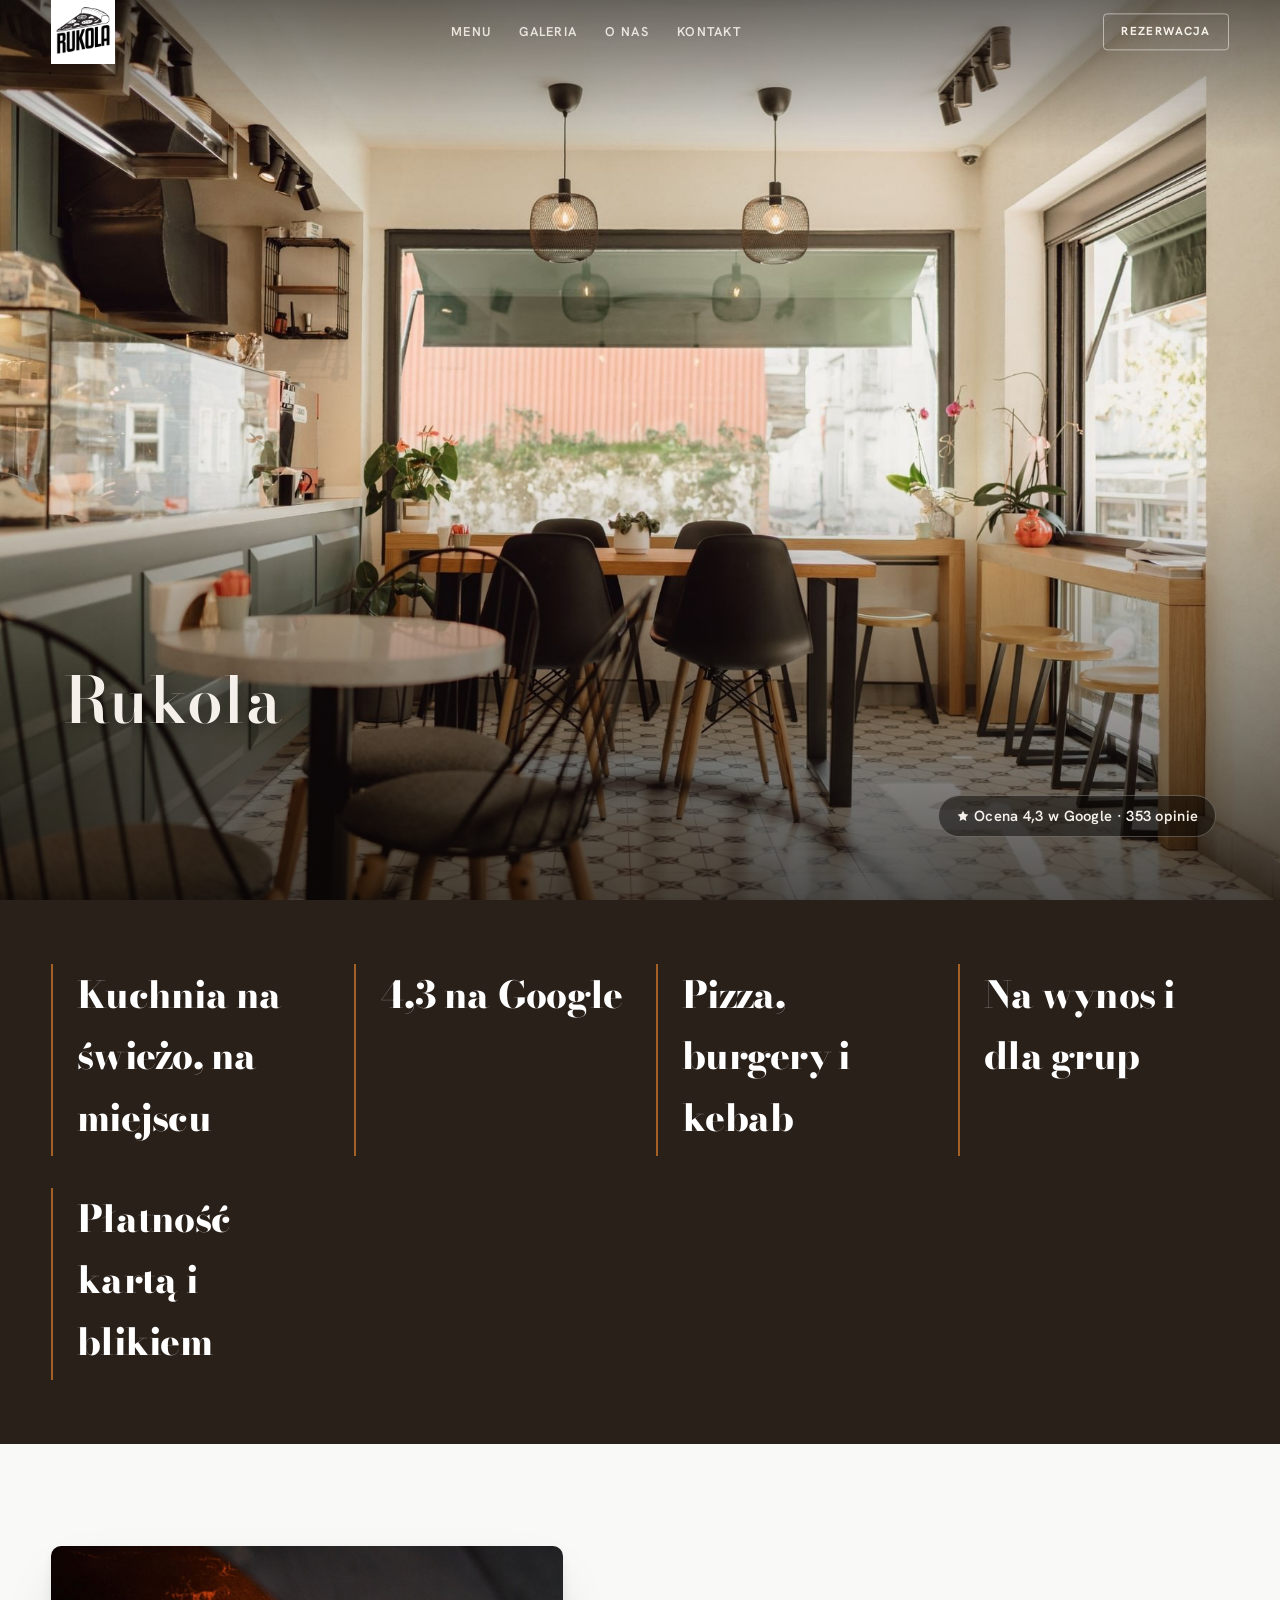
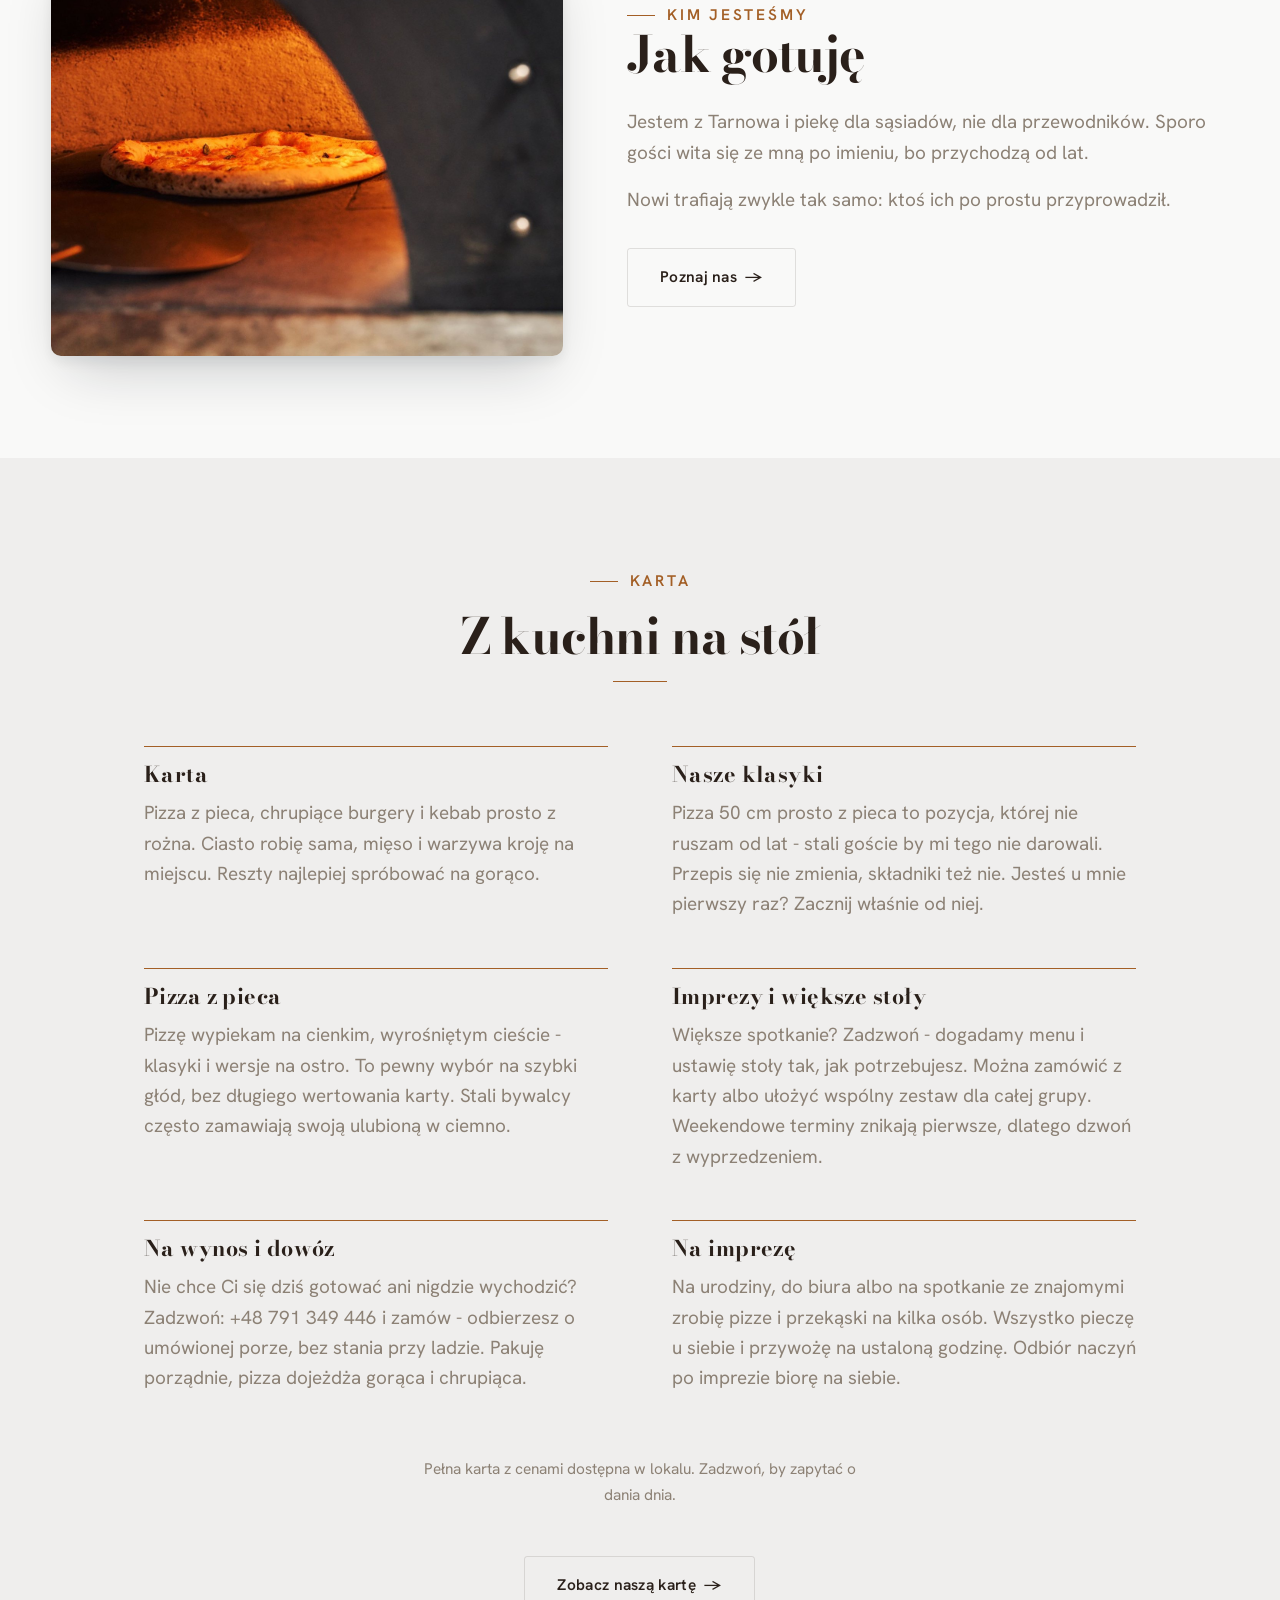
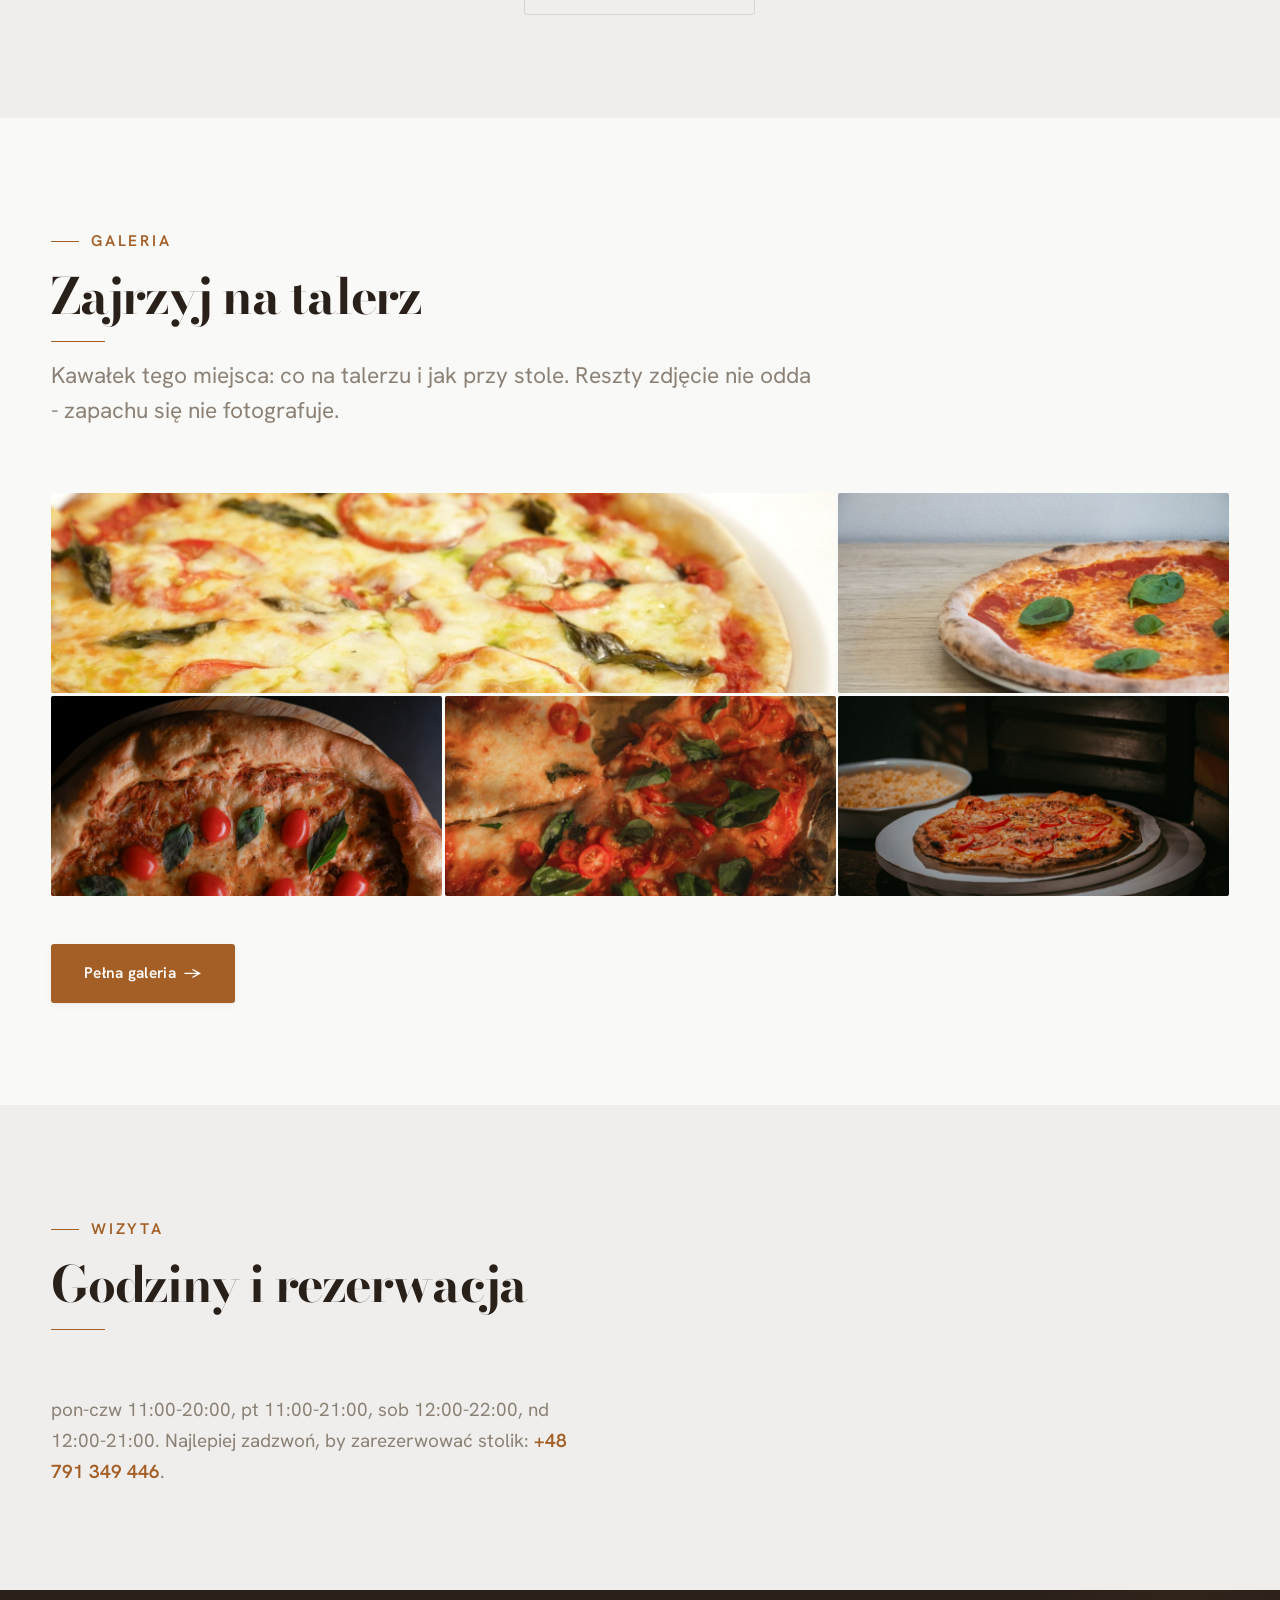
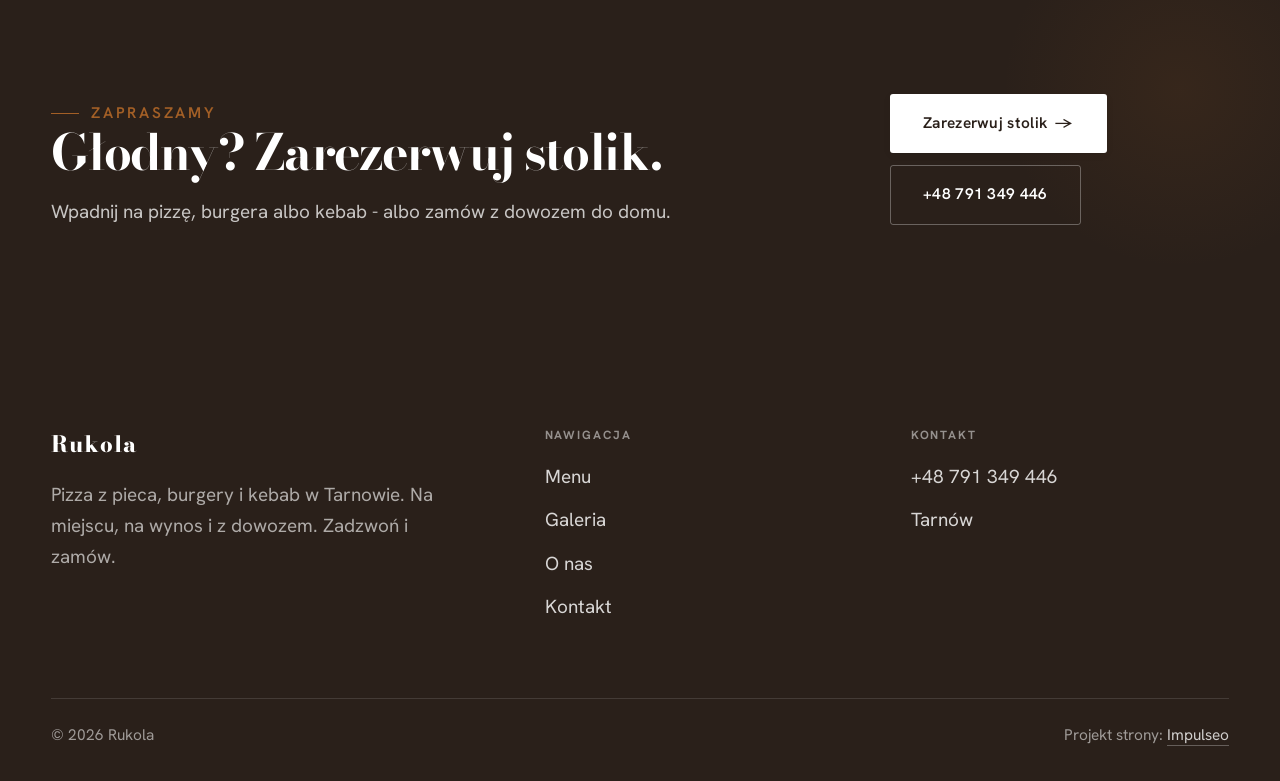
<file: index.html>
<!DOCTYPE html>
<html lang="pl">
<head>
<meta name="robots" content="noindex, nofollow">
<meta charset="UTF-8">
<meta name="viewport" content="width=device-width, initial-scale=1.0">
<title>Rukola - pizzeria w Tarnowie. Pizza, burgery i kebab</title>
<meta name="description" content="Pizzeria Rukola w Tarnowie: pizza z pieca, burgery i kebab. Na miejscu, na wynos i z dowozem. Zamów: +48 791 349 446.">
<link rel="preconnect" href="https://fonts.googleapis.com">
<link rel="preconnect" href="https://fonts.gstatic.com" crossorigin>
<link href="https://fonts.googleapis.com/css2?family=Bodoni+Moda:wght@500;600;700&family=Hanken+Grotesk:wght@400;500;600&display=swap" rel="stylesheet">
<link rel="stylesheet" href="assets/styles.css">
</head>
<body>

<header class="nav">
  <div class="wrap nav-inner">
    <a class="brand brand-has-logo" href="index.html"><img class="brand-logo" src="img/logo.jpg" alt="Rukola"></a>
    <nav class="nav-links">
      <a href="oferta.html">Menu</a>
      <a href="realizacje.html">Galeria</a>
      <a href="o-nas.html">O nas</a>
      <a href="kontakt.html">Kontakt</a>
      <a href="kontakt.html" class="btn btn-accent">Rezerwacja</a>
    </nav>
    <button class="nav-toggle" aria-label="Menu"><span></span><span></span><span></span></button>
  </div>
</header>

<section class="hero-gastro">
  <img class="hg-bg" src="img/hero.jpg" alt="Rukola">
  <div class="hg-veil"></div>
  <p class="hg-tagline">Rukola</p>
  <p class="hg-rate"><svg class="ico-star" width="14" height="14" viewBox="0 0 24 24" style="vertical-align:-2px" aria-hidden="true"><path d="M12 2.8l2.85 5.8 6.4.93-4.63 4.5 1.1 6.37L12 17.4l-5.72 3 1.1-6.37-4.63-4.5 6.4-.93L12 2.8Z" fill="currentColor"/></svg> Ocena 4,3 w Google · 353 opinie</p>
</section>
<section class="strip" style="padding-block:0">
  <div class="wrap">
    <div class="item reveal"><div class="k">Kuchnia na świeżo, na miejscu</div><div class="v"></div></div>
    <div class="item reveal"><div class="k">4,3 na Google</div><div class="v"></div></div>
    <div class="item reveal"><div class="k">Pizza, burgery i kebab</div><div class="v"></div></div>
    <div class="item reveal"><div class="k">Na wynos i dla grup</div><div class="v"></div></div>
    <div class="item reveal"><div class="k">Płatność kartą i blikiem</div><div class="v"></div></div>
  </div>
</section>
<section>
  <div class="wrap split">
    <div class="split-art reveal"><img src="img/g1.jpg" alt="Rukola - nasz lokal" loading="lazy"></div>
    <div class="split-copy reveal">
      <span class="eyebrow">Kim jesteśmy</span>
      <h2>Jak gotuję</h2>
      <p class="muted">Jestem z Tarnowa i piekę dla sąsiadów, nie dla przewodników. Sporo gości wita się ze mną po imieniu, bo przychodzą od lat.</p>
      <p class="muted">Nowi trafiają zwykle tak samo: ktoś ich po prostu przyprowadził.</p>
      <a href="o-nas.html" class="btn btn-ghost">Poznaj nas <span class="arr">→</span></a>
    </div>
  </div>
</section>
<section id="menu" class="menu-sec">
  <div class="wrap">
    <div class="head center reveal">
      <span class="eyebrow">Karta</span>
      <h2>Z kuchni na stół</h2>
    </div>
    <div class="menu-cats">
      <div class="menu-cat reveal"><h3>Karta</h3><p>Pizza z pieca, chrupiące burgery i kebab prosto z rożna. Ciasto robię sama, mięso i warzywa kroję na miejscu. Reszty najlepiej spróbować na gorąco.</p></div>
      <div class="menu-cat reveal"><h3>Nasze klasyki</h3><p>Pizza 50 cm prosto z pieca to pozycja, której nie ruszam od lat - stali goście by mi tego nie darowali. Przepis się nie zmienia, składniki też nie. Jesteś u mnie pierwszy raz? Zacznij właśnie od niej.</p></div>
      <div class="menu-cat reveal"><h3>Pizza z pieca</h3><p>Pizzę wypiekam na cienkim, wyrośniętym cieście - klasyki i wersje na ostro. To pewny wybór na szybki głód, bez długiego wertowania karty. Stali bywalcy często zamawiają swoją ulubioną w ciemno.</p></div>
      <div class="menu-cat reveal"><h3>Imprezy i większe stoły</h3><p>Większe spotkanie? Zadzwoń - dogadamy menu i ustawię stoły tak, jak potrzebujesz. Można zamówić z karty albo ułożyć wspólny zestaw dla całej grupy. Weekendowe terminy znikają pierwsze, dlatego dzwoń z wyprzedzeniem.</p></div>
      <div class="menu-cat reveal"><h3>Na wynos i dowóz</h3><p>Nie chce Ci się dziś gotować ani nigdzie wychodzić? Zadzwoń: +48 791 349 446 i zamów - odbierzesz o umówionej porze, bez stania przy ladzie. Pakuję porządnie, pizza dojeżdża gorąca i chrupiąca.</p></div>
      <div class="menu-cat reveal"><h3>Na imprezę</h3><p>Na urodziny, do biura albo na spotkanie ze znajomymi zrobię pizze i przekąski na kilka osób. Wszystko pieczę u siebie i przywożę na ustaloną godzinę. Odbiór naczyń po imprezie biorę na siebie.</p></div>
    </div>
    <p class="menu-note">Pełna karta z cenami dostępna w lokalu. Zadzwoń, by zapytać o dania dnia.</p>
    <div style="text-align:center;margin-top:var(--space-7)" class="reveal"><a href="oferta.html" class="btn btn-ghost">Zobacz naszą kartę <span class="arr">→</span></a></div>
  </div>
</section>
<section>
  <div class="wrap">
    <div class="head reveal">
      <span class="eyebrow">Galeria</span>
      <h2>Zajrzyj na talerz</h2>
      <p>Kawałek tego miejsca: co na talerzu i jak przy stole. Reszty zdjęcie nie odda - zapachu się nie fotografuje.</p>
    </div>
    <div class="gallery">
      <div class="tile t-two3 reveal"><img src="img/g2.jpg" alt="Danie z karty" loading="lazy"><div class="cap">Danie z karty</div></div>
      <div class="tile t-third reveal"><img src="img/g3.jpg" alt="Nasza sala" loading="lazy"><div class="cap">Nasza sala</div></div>
      <div class="tile t-third reveal"><img src="img/g4.jpg" alt="Przy stole" loading="lazy"><div class="cap">Przy stole</div></div>
      <div class="tile t-third reveal"><img src="img/g5.jpg" alt="Coś na słodko" loading="lazy"><div class="cap">Coś na słodko</div></div>
      <div class="tile t-third reveal"><img src="img/g6.jpg" alt="Wieczorem u nas" loading="lazy"><div class="cap">Wieczorem u nas</div></div>
    </div>
    <div style="margin-top:var(--space-7)" class="reveal"><a href="realizacje.html" class="btn btn-accent">Pełna galeria <span class="arr">→</span></a></div>
  </div>
</section>
<section class="trust">
  <div class="wrap">
    <div class="head reveal">
      <span class="eyebrow">Wizyta</span>
      <h2>Godziny i rezerwacja</h2>
    </div>
    <p class="reveal" style="color:var(--muted);max-width:48ch">pon-czw 11:00-20:00, pt 11:00-21:00, sob 12:00-22:00, nd 12:00-21:00. Najlepiej zadzwoń, by zarezerwować stolik: <a href="tel:+48791349446" style="color:var(--accent);font-weight:600">+48 791 349 446</a>.</p>
  </div>
</section>
<section class="cta">
  <div class="wrap">
    <div class="reveal">
      <span class="eyebrow">Zapraszamy</span>
      <h2>Głodny? Zarezerwuj stolik.</h2>
      <p>Wpadnij na pizzę, burgera albo kebab - albo zamów z dowozem do domu.</p>
    </div>
    <div class="cta-actions reveal">
      <a href="kontakt.html" class="btn btn-light">Zarezerwuj stolik <span class="arr">→</span></a>
      <a href="tel:+48791349446" class="btn btn-ghost" style="color:#fff;border-color:rgba(255,255,255,.3)">+48 791 349 446</a>
    </div>
  </div>
</section>

<footer>
  <div class="wrap">
    <div class="foot-grid">
      <div class="foot-brand">
        <div class="name">Rukola</div>
        <p>Pizza z pieca, burgery i kebab w Tarnowie. Na miejscu, na wynos i z dowozem. Zadzwoń i zamów.</p>
      </div>
      <div class="foot-col">
        <h4>Nawigacja</h4>
        <a href="oferta.html">Menu</a>
        <a href="realizacje.html">Galeria</a>
        <a href="o-nas.html">O nas</a>
        <a href="kontakt.html">Kontakt</a>
      </div>
      <div class="foot-col">
        <h4>Kontakt</h4>
        <a href="tel:+48791349446">+48 791 349 446</a>
        <p>Tarnów</p>
      </div>
    </div>
    <div class="foot-bot">
      <span>© 2026 Rukola</span>
      <span>Projekt strony: <a class="foot-credit" href="https://impulseo.pl" target="_blank" rel="noopener">Impulseo</a></span>
    </div>
  </div>
</footer>
<div class="sticky-reserve"><a class="sr-book" href="kontakt.html">Zarezerwuj stolik</a><a class="sr-call" href="tel:+48791349446" aria-label="Zadzwoń"><svg class="ico-tel" width="16" height="16" viewBox="0 0 24 24" fill="none" aria-hidden="true"><path d="M6.6 10.8a15.5 15.5 0 0 0 6.6 6.6l2.2-2.2a1 1 0 0 1 1-.24 11.4 11.4 0 0 0 3.6.58 1 1 0 0 1 1 1V20a1 1 0 0 1-1 1A17 17 0 0 1 3 4a1 1 0 0 1 1-1h3.5a1 1 0 0 1 1 1c0 1.25.2 2.46.58 3.6a1 1 0 0 1-.25 1l-2.23 2.2Z" fill="currentColor"/></svg></a></div>

<script src="assets/main.js"></script>
</body>
</html>
</file>
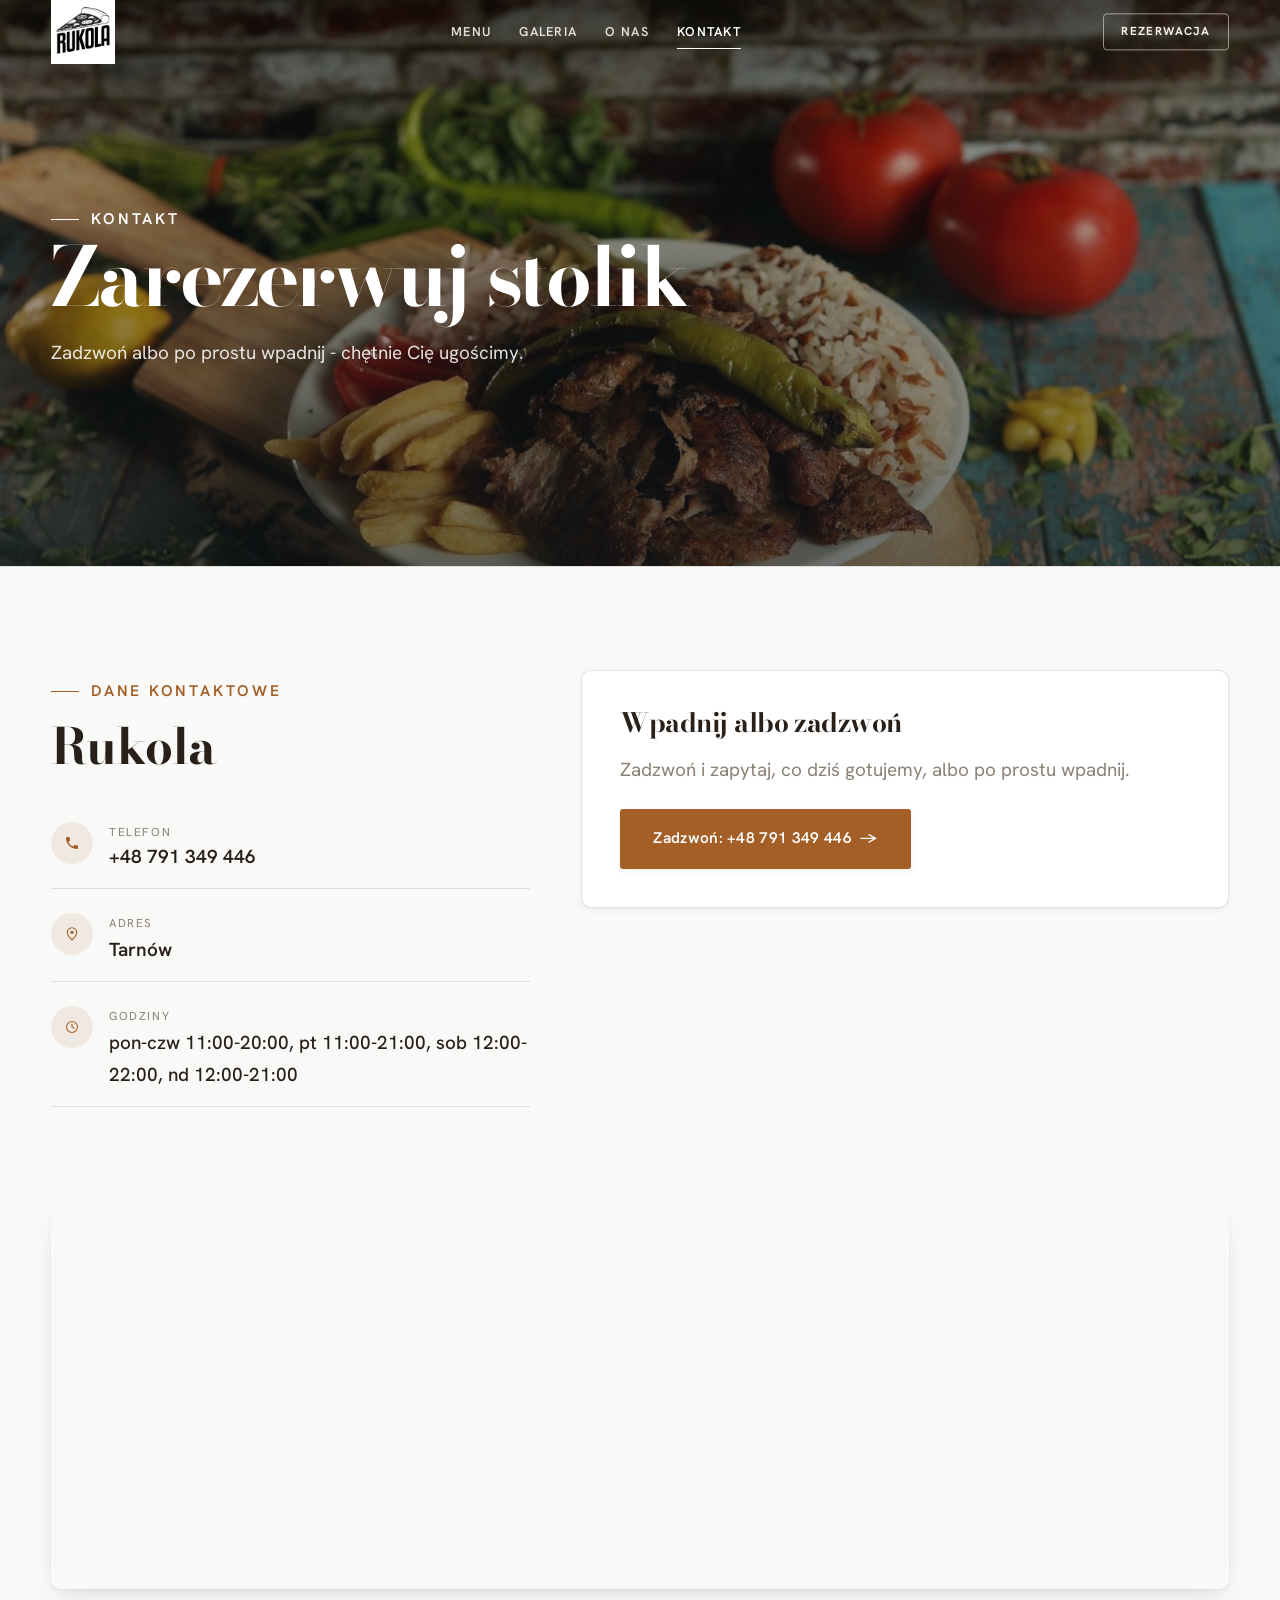
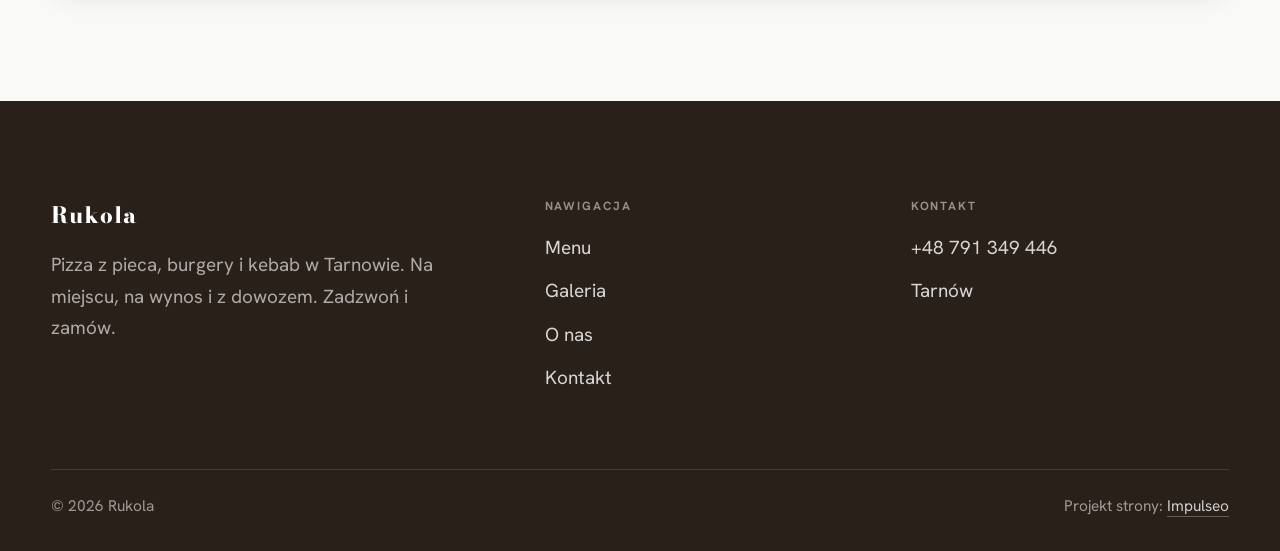
<file: kontakt.html>
<!DOCTYPE html>
<html lang="pl">
<head>
<meta name="robots" content="noindex, nofollow">
<meta charset="UTF-8">
<meta name="viewport" content="width=device-width, initial-scale=1.0">
<title>Kontakt - Rukola</title>
<meta name="description" content="Kontakt Rukola - Tarnów">
<link rel="preconnect" href="https://fonts.googleapis.com">
<link rel="preconnect" href="https://fonts.gstatic.com" crossorigin>
<link href="https://fonts.googleapis.com/css2?family=Bodoni+Moda:wght@500;600;700&family=Hanken+Grotesk:wght@400;500;600&display=swap" rel="stylesheet">
<link rel="stylesheet" href="assets/styles.css">
</head>
<body>

<header class="nav">
  <div class="wrap nav-inner">
    <a class="brand brand-has-logo" href="index.html"><img class="brand-logo" src="img/logo.jpg" alt="Rukola"></a>
    <nav class="nav-links">
      <a href="oferta.html">Menu</a>
      <a href="realizacje.html">Galeria</a>
      <a href="o-nas.html">O nas</a>
      <a href="kontakt.html" class="active">Kontakt</a>
      <a href="kontakt.html" class="btn btn-accent">Rezerwacja</a>
    </nav>
    <button class="nav-toggle" aria-label="Menu"><span></span><span></span><span></span></button>
  </div>
</header>

<section class="pagehead">
  <img src="img/g11.jpg" alt="Rukola - Zarezerwuj stolik">
  <div class="wrap">
    <span class="eyebrow">Kontakt</span>
    <h1>Zarezerwuj stolik</h1>
    <p>Zadzwoń albo po prostu wpadnij - chętnie Cię ugościmy.</p>
  </div>
</section>
<section>
  <div class="wrap contact-grid">
    <div class="reveal">
      <span class="eyebrow">Dane kontaktowe</span>
      <h2 style="margin:var(--space-4) 0 var(--space-6)">Rukola</h2>
      <div class="info-list">
        <div class="info-row"><div class="ic"><svg class="ico-tel" width="16" height="16" viewBox="0 0 24 24" fill="none" aria-hidden="true"><path d="M6.6 10.8a15.5 15.5 0 0 0 6.6 6.6l2.2-2.2a1 1 0 0 1 1-.24 11.4 11.4 0 0 0 3.6.58 1 1 0 0 1 1 1V20a1 1 0 0 1-1 1A17 17 0 0 1 3 4a1 1 0 0 1 1-1h3.5a1 1 0 0 1 1 1c0 1.25.2 2.46.58 3.6a1 1 0 0 1-.25 1l-2.23 2.2Z" fill="currentColor"/></svg></div><div><div class="lbl">Telefon</div><a class="val" href="tel:+48791349446">+48 791 349 446</a></div></div>
        <div class="info-row"><div class="ic"><svg class="ico-pin" width="16" height="16" viewBox="0 0 24 24" fill="none" aria-hidden="true"><path d="M12 21s7-6.1 7-11.5A7 7 0 0 0 5 9.5C5 14.9 12 21 12 21Z" stroke="currentColor" stroke-width="1.6" fill="none"/><circle cx="12" cy="9.5" r="2.4" fill="currentColor"/></svg></div><div><div class="lbl">Adres</div><div class="val">Tarnów</div></div></div>
        <div class="info-row"><div class="ic"><svg class="ico-clock" width="16" height="16" viewBox="0 0 24 24" fill="none" aria-hidden="true"><circle cx="12" cy="12" r="8.2" stroke="currentColor" stroke-width="1.6"/><path d="M12 7.5V12l3.2 1.9" stroke="currentColor" stroke-width="1.6" stroke-linecap="round"/></svg></div><div><div class="lbl">Godziny</div><div class="val" style="font-weight:500">pon-czw 11:00-20:00, pt 11:00-21:00, sob 12:00-22:00, nd 12:00-21:00</div></div></div>
      </div>
    </div>
    <div class="reveal">
      <div class="form">
        <h3 style="margin-bottom:var(--space-4)">Wpadnij albo zadzwoń</h3>
        <p class="muted" style="margin-bottom:var(--space-5)">Zadzwoń i zapytaj, co dziś gotujemy, albo po prostu wpadnij.</p>
        <a href="tel:+48791349446" class="btn btn-accent" style="justify-content:center">Zadzwoń: +48 791 349 446 <span class="arr">→</span></a>
      </div>
    </div>
  </div>
</section>
<section style="padding-top:0">
  <div class="wrap reveal">
    <iframe class="map" title="Rukola - Tarnów" src="https://maps.google.com/maps?q=Rukola%20Tarn%C3%B3w&z=15&output=embed" loading="lazy" referrerpolicy="no-referrer-when-downgrade"></iframe>
  </div>
</section>

<footer>
  <div class="wrap">
    <div class="foot-grid">
      <div class="foot-brand">
        <div class="name">Rukola</div>
        <p>Pizza z pieca, burgery i kebab w Tarnowie. Na miejscu, na wynos i z dowozem. Zadzwoń i zamów.</p>
      </div>
      <div class="foot-col">
        <h4>Nawigacja</h4>
        <a href="oferta.html">Menu</a>
        <a href="realizacje.html">Galeria</a>
        <a href="o-nas.html">O nas</a>
        <a href="kontakt.html">Kontakt</a>
      </div>
      <div class="foot-col">
        <h4>Kontakt</h4>
        <a href="tel:+48791349446">+48 791 349 446</a>
        <p>Tarnów</p>
      </div>
    </div>
    <div class="foot-bot">
      <span>© 2026 Rukola</span>
      <span>Projekt strony: <a class="foot-credit" href="https://impulseo.pl" target="_blank" rel="noopener">Impulseo</a></span>
    </div>
  </div>
</footer>
<div class="sticky-reserve"><a class="sr-book" href="kontakt.html">Zarezerwuj stolik</a><a class="sr-call" href="tel:+48791349446" aria-label="Zadzwoń"><svg class="ico-tel" width="16" height="16" viewBox="0 0 24 24" fill="none" aria-hidden="true"><path d="M6.6 10.8a15.5 15.5 0 0 0 6.6 6.6l2.2-2.2a1 1 0 0 1 1-.24 11.4 11.4 0 0 0 3.6.58 1 1 0 0 1 1 1V20a1 1 0 0 1-1 1A17 17 0 0 1 3 4a1 1 0 0 1 1-1h3.5a1 1 0 0 1 1 1c0 1.25.2 2.46.58 3.6a1 1 0 0 1-.25 1l-2.23 2.2Z" fill="currentColor"/></svg></a></div>

<script src="assets/main.js"></script>
</body>
</html>
</file>
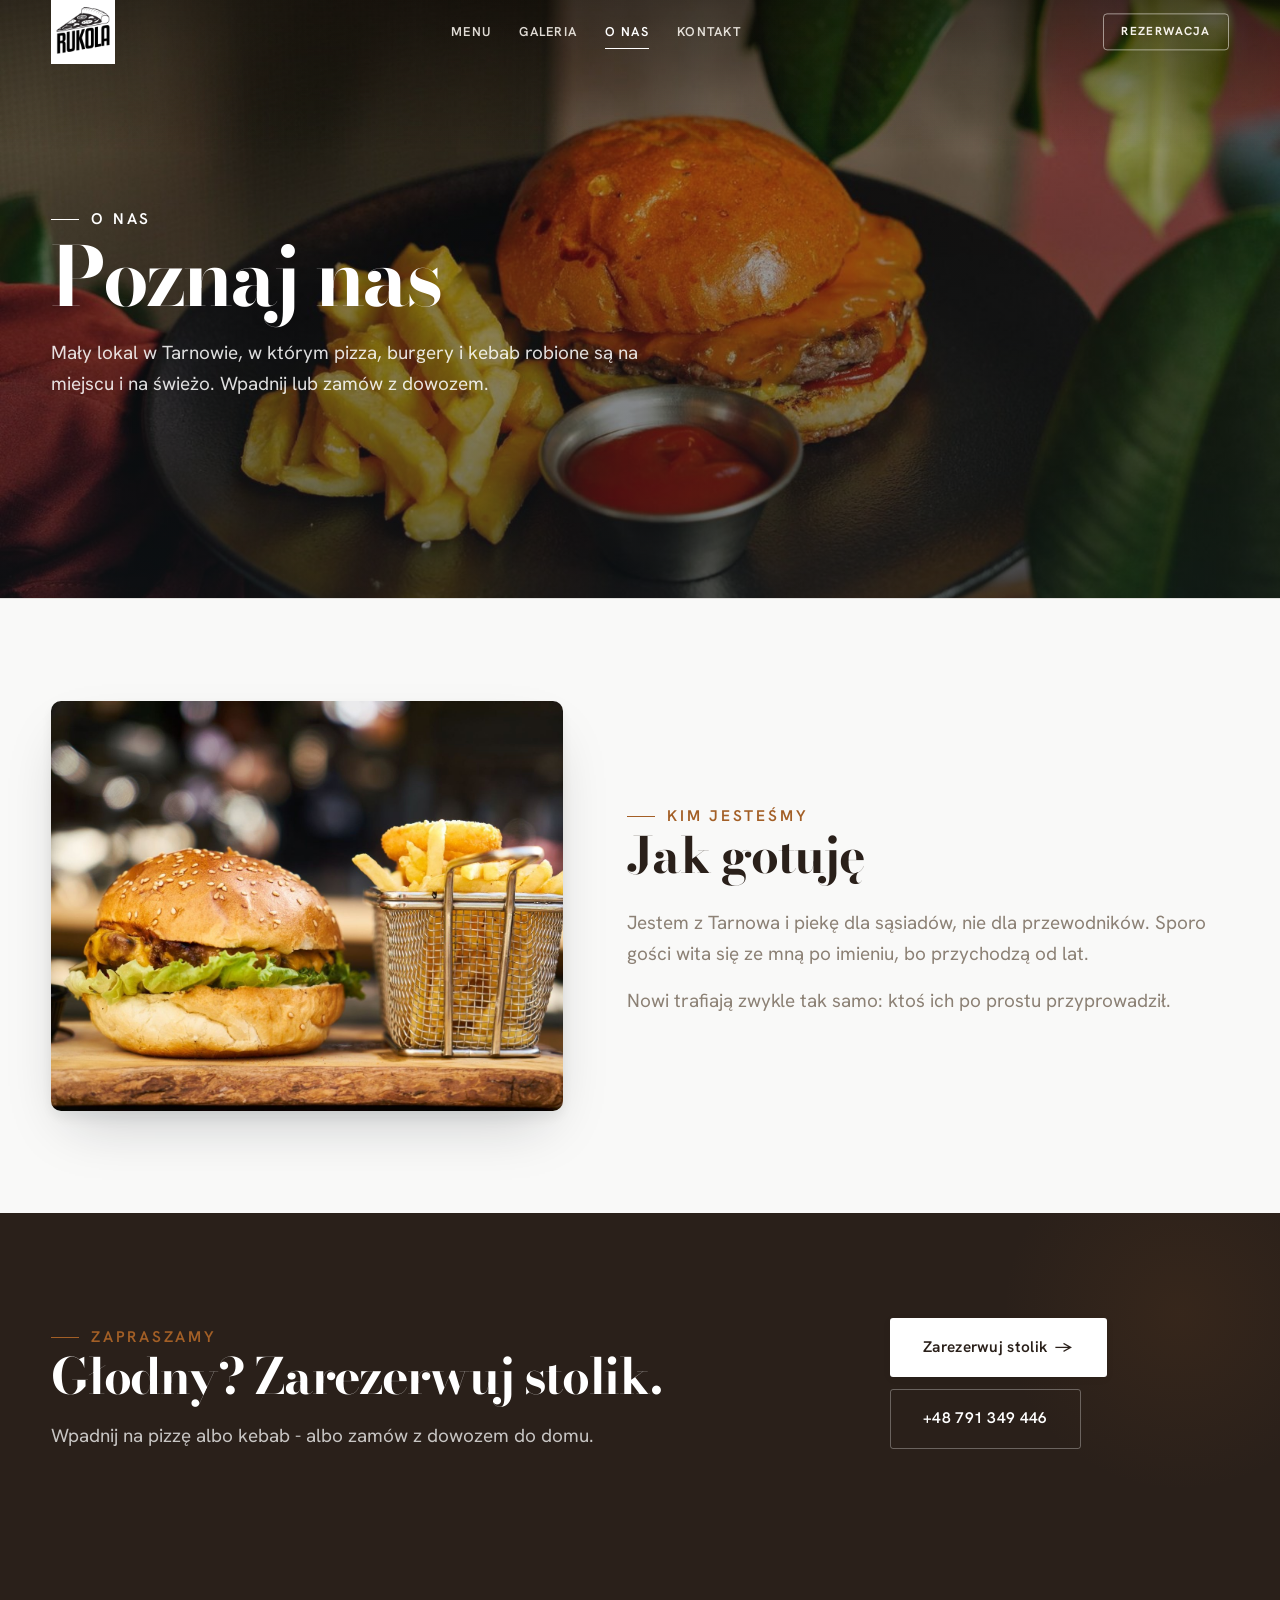
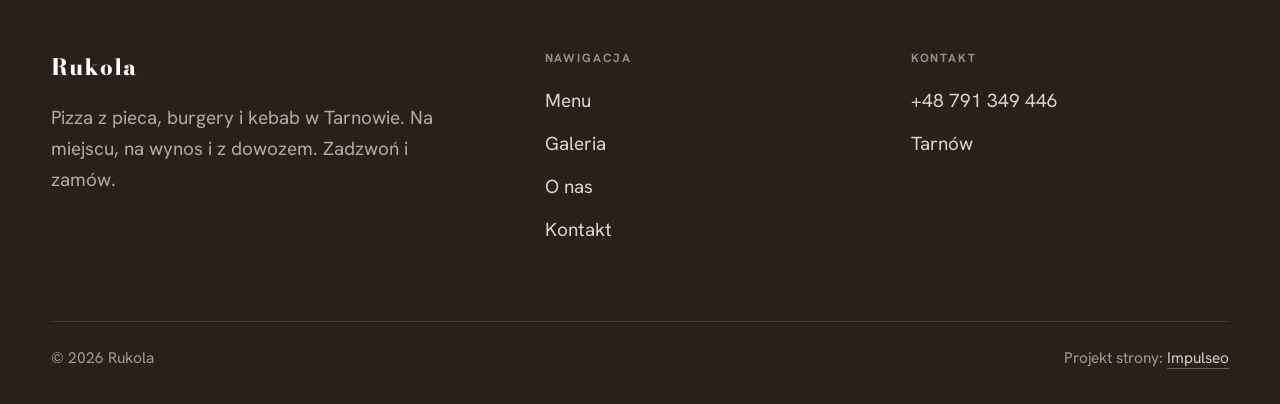
<file: o-nas.html>
<!DOCTYPE html>
<html lang="pl">
<head>
<meta name="robots" content="noindex, nofollow">
<meta charset="UTF-8">
<meta name="viewport" content="width=device-width, initial-scale=1.0">
<title>O nas - Rukola</title>
<meta name="description" content="Pizzeria Rukola w Tarnowie: pizza z pieca, burgery i kebab. Na miejscu, na wynos i z dowozem. Zamów: +48 791 349 446.">
<link rel="preconnect" href="https://fonts.googleapis.com">
<link rel="preconnect" href="https://fonts.gstatic.com" crossorigin>
<link href="https://fonts.googleapis.com/css2?family=Bodoni+Moda:wght@500;600;700&family=Hanken+Grotesk:wght@400;500;600&display=swap" rel="stylesheet">
<link rel="stylesheet" href="assets/styles.css">
</head>
<body>

<header class="nav">
  <div class="wrap nav-inner">
    <a class="brand brand-has-logo" href="index.html"><img class="brand-logo" src="img/logo.jpg" alt="Rukola"></a>
    <nav class="nav-links">
      <a href="oferta.html">Menu</a>
      <a href="realizacje.html">Galeria</a>
      <a href="o-nas.html" class="active">O nas</a>
      <a href="kontakt.html">Kontakt</a>
      <a href="kontakt.html" class="btn btn-accent">Rezerwacja</a>
    </nav>
    <button class="nav-toggle" aria-label="Menu"><span></span><span></span><span></span></button>
  </div>
</header>

<section class="pagehead">
  <img src="img/g9.jpg" alt="Rukola - Poznaj nas">
  <div class="wrap">
    <span class="eyebrow">O nas</span>
    <h1>Poznaj nas</h1>
    <p>Mały lokal w Tarnowie, w którym pizza, burgery i kebab robione są na miejscu i na świeżo. Wpadnij lub zamów z dowozem.</p>
  </div>
</section>
<section>
  <div class="wrap split">
    <div class="split-art reveal"><img src="img/g10.jpg" alt="Rukola" loading="lazy"></div>
    <div class="split-copy reveal">
      <span class="eyebrow">Kim jesteśmy</span>
      <h2>Jak gotuję</h2>
      <p class="muted">Jestem z Tarnowa i piekę dla sąsiadów, nie dla przewodników. Sporo gości wita się ze mną po imieniu, bo przychodzą od lat.</p>
      <p class="muted">Nowi trafiają zwykle tak samo: ktoś ich po prostu przyprowadził.</p>
    </div>
  </div>
</section>


<section class="cta">
  <div class="wrap">
    <div class="reveal">
      <span class="eyebrow">Zapraszamy</span>
      <h2>Głodny? Zarezerwuj stolik.</h2>
      <p>Wpadnij na pizzę albo kebab - albo zamów z dowozem do domu.</p>
    </div>
    <div class="cta-actions reveal">
      <a href="kontakt.html" class="btn btn-light">Zarezerwuj stolik <span class="arr">→</span></a>
      <a href="tel:+48791349446" class="btn btn-ghost" style="color:#fff;border-color:rgba(255,255,255,.3)">+48 791 349 446</a>
    </div>
  </div>
</section>

<footer>
  <div class="wrap">
    <div class="foot-grid">
      <div class="foot-brand">
        <div class="name">Rukola</div>
        <p>Pizza z pieca, burgery i kebab w Tarnowie. Na miejscu, na wynos i z dowozem. Zadzwoń i zamów.</p>
      </div>
      <div class="foot-col">
        <h4>Nawigacja</h4>
        <a href="oferta.html">Menu</a>
        <a href="realizacje.html">Galeria</a>
        <a href="o-nas.html">O nas</a>
        <a href="kontakt.html">Kontakt</a>
      </div>
      <div class="foot-col">
        <h4>Kontakt</h4>
        <a href="tel:+48791349446">+48 791 349 446</a>
        <p>Tarnów</p>
      </div>
    </div>
    <div class="foot-bot">
      <span>© 2026 Rukola</span>
      <span>Projekt strony: <a class="foot-credit" href="https://impulseo.pl" target="_blank" rel="noopener">Impulseo</a></span>
    </div>
  </div>
</footer>
<div class="sticky-reserve"><a class="sr-book" href="kontakt.html">Zarezerwuj stolik</a><a class="sr-call" href="tel:+48791349446" aria-label="Zadzwoń"><svg class="ico-tel" width="16" height="16" viewBox="0 0 24 24" fill="none" aria-hidden="true"><path d="M6.6 10.8a15.5 15.5 0 0 0 6.6 6.6l2.2-2.2a1 1 0 0 1 1-.24 11.4 11.4 0 0 0 3.6.58 1 1 0 0 1 1 1V20a1 1 0 0 1-1 1A17 17 0 0 1 3 4a1 1 0 0 1 1-1h3.5a1 1 0 0 1 1 1c0 1.25.2 2.46.58 3.6a1 1 0 0 1-.25 1l-2.23 2.2Z" fill="currentColor"/></svg></a></div>

<script src="assets/main.js"></script>
</body>
</html>
</file>
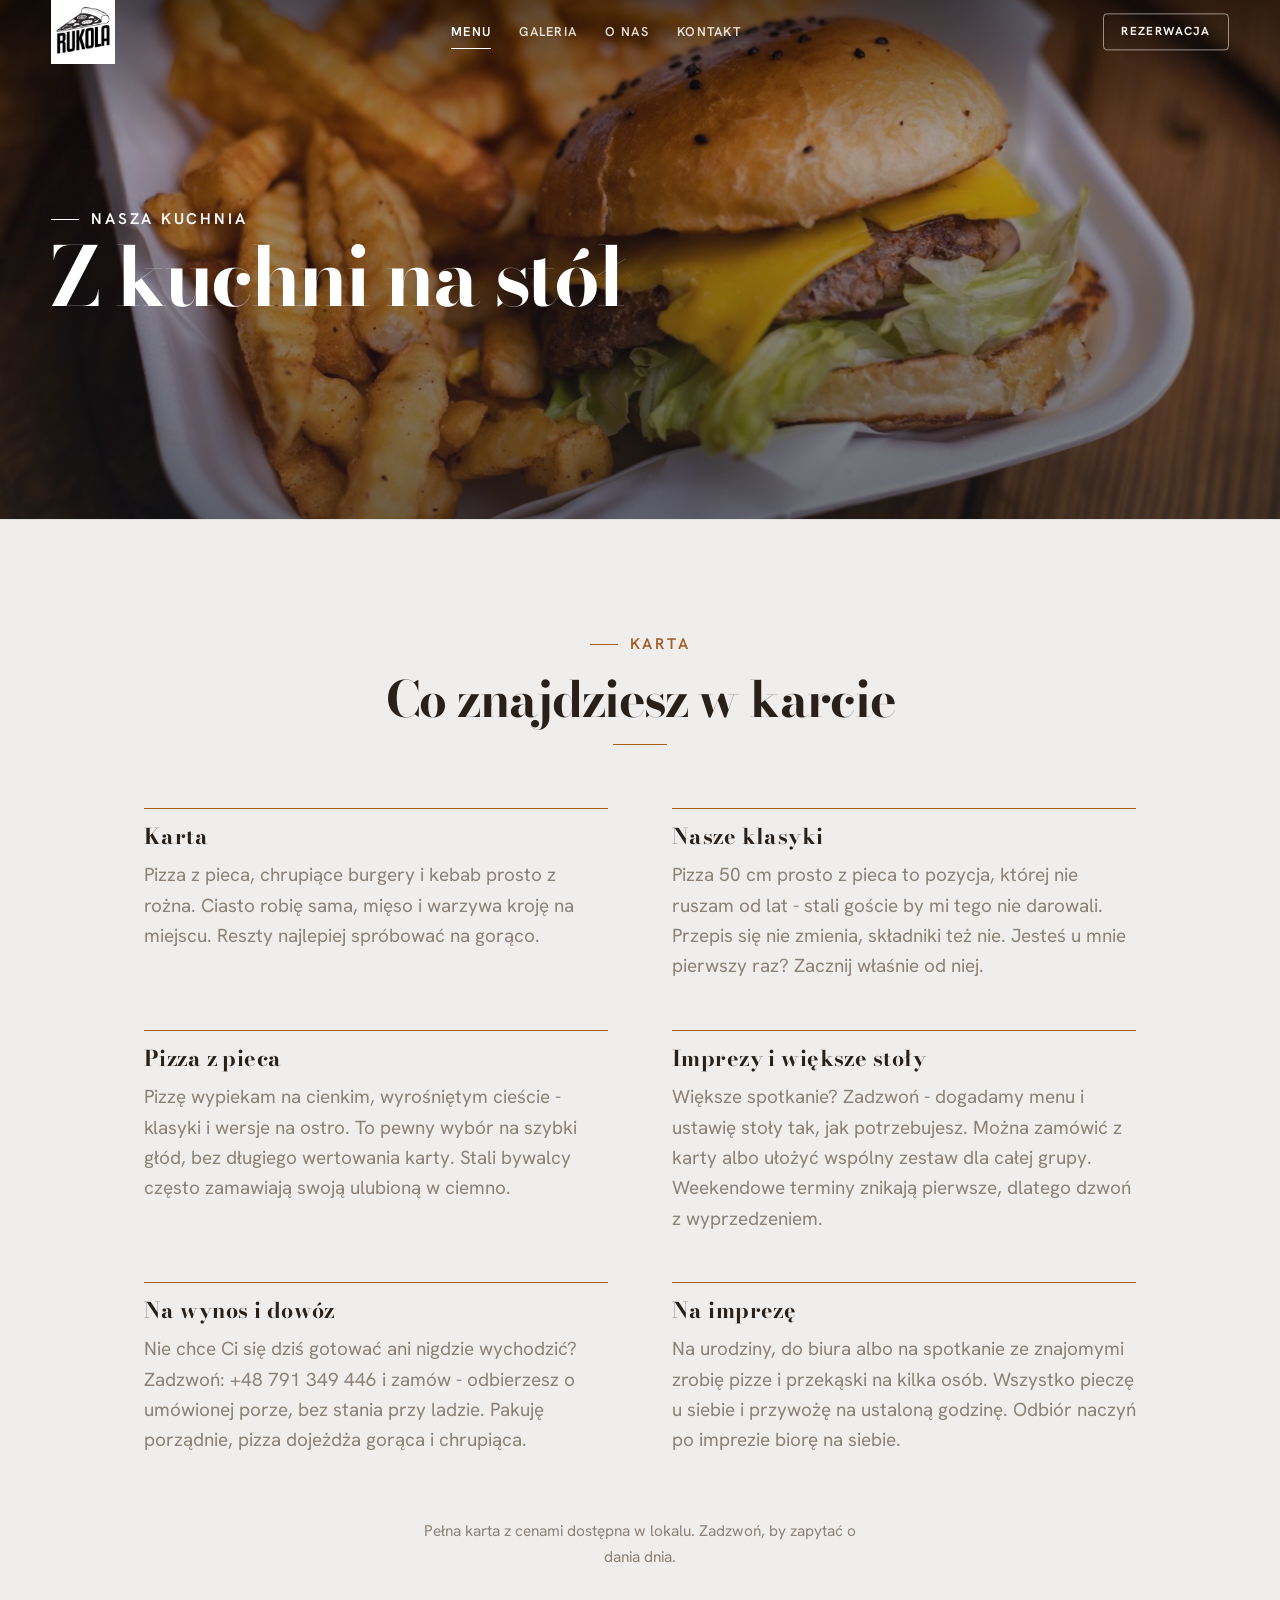
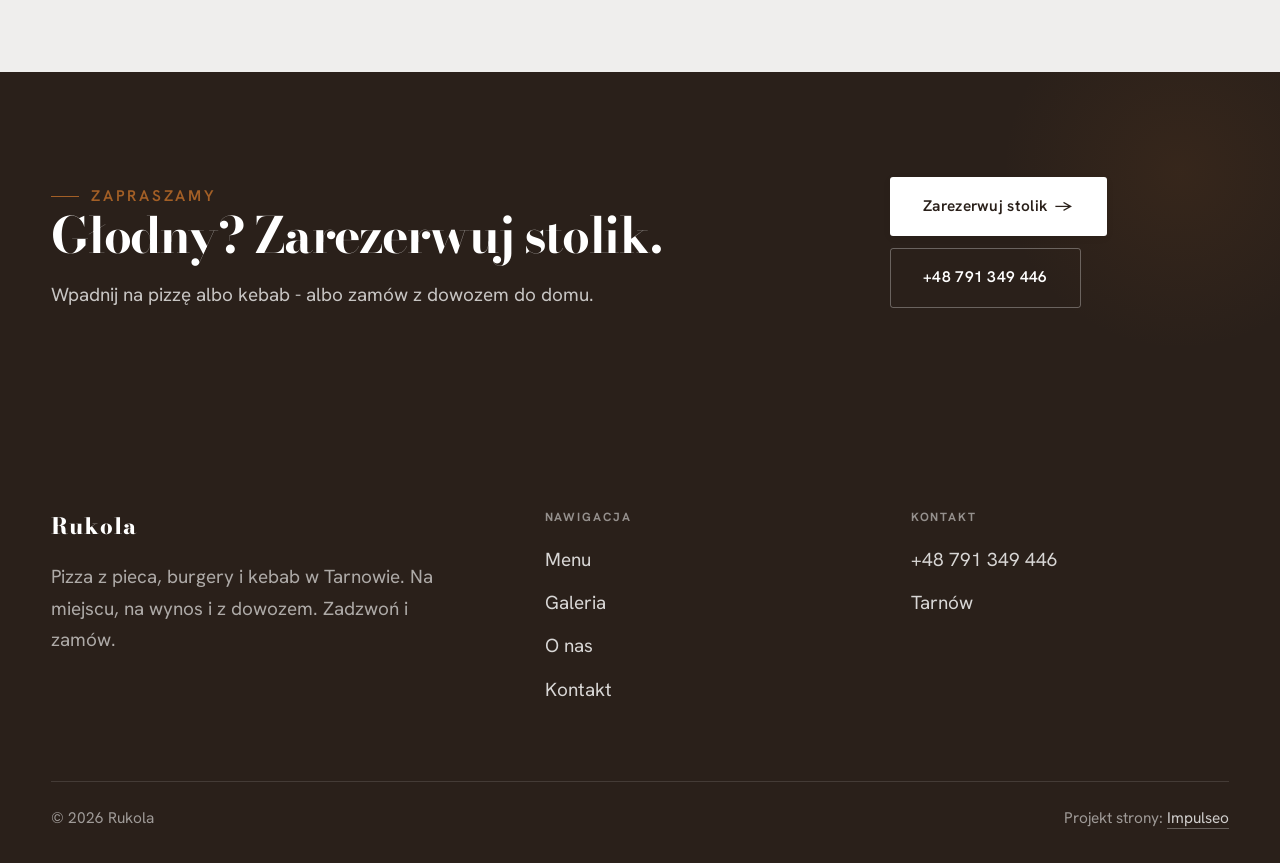
<file: oferta.html>
<!DOCTYPE html>
<html lang="pl">
<head>
<meta name="robots" content="noindex, nofollow">
<meta charset="UTF-8">
<meta name="viewport" content="width=device-width, initial-scale=1.0">
<title>Nasza kuchnia - Rukola</title>
<meta name="description" content="Pizzeria Rukola w Tarnowie: pizza z pieca, burgery i kebab. Na miejscu, na wynos i z dowozem. Zamów: +48 791 349 446.">
<link rel="preconnect" href="https://fonts.googleapis.com">
<link rel="preconnect" href="https://fonts.gstatic.com" crossorigin>
<link href="https://fonts.googleapis.com/css2?family=Bodoni+Moda:wght@500;600;700&family=Hanken+Grotesk:wght@400;500;600&display=swap" rel="stylesheet">
<link rel="stylesheet" href="assets/styles.css">
</head>
<body>

<header class="nav">
  <div class="wrap nav-inner">
    <a class="brand brand-has-logo" href="index.html"><img class="brand-logo" src="img/logo.jpg" alt="Rukola"></a>
    <nav class="nav-links">
      <a href="oferta.html" class="active">Menu</a>
      <a href="realizacje.html">Galeria</a>
      <a href="o-nas.html">O nas</a>
      <a href="kontakt.html">Kontakt</a>
      <a href="kontakt.html" class="btn btn-accent">Rezerwacja</a>
    </nav>
    <button class="nav-toggle" aria-label="Menu"><span></span><span></span><span></span></button>
  </div>
</header>

<section class="pagehead">
  <img src="img/g8.jpg" alt="Rukola - Z kuchni na stół">
  <div class="wrap">
    <span class="eyebrow">Nasza kuchnia</span>
    <h1>Z kuchni na stół</h1>
  </div>
</section>
<section class="menu-sec">
  <div class="wrap">
    <div class="head center reveal">
      <span class="eyebrow">Karta</span>
      <h2>Co znajdziesz w karcie</h2>
    </div>
    <div class="menu-cats">
      <div class="menu-cat reveal"><h3>Karta</h3><p>Pizza z pieca, chrupiące burgery i kebab prosto z rożna. Ciasto robię sama, mięso i warzywa kroję na miejscu. Reszty najlepiej spróbować na gorąco.</p></div>
      <div class="menu-cat reveal"><h3>Nasze klasyki</h3><p>Pizza 50 cm prosto z pieca to pozycja, której nie ruszam od lat - stali goście by mi tego nie darowali. Przepis się nie zmienia, składniki też nie. Jesteś u mnie pierwszy raz? Zacznij właśnie od niej.</p></div>
      <div class="menu-cat reveal"><h3>Pizza z pieca</h3><p>Pizzę wypiekam na cienkim, wyrośniętym cieście - klasyki i wersje na ostro. To pewny wybór na szybki głód, bez długiego wertowania karty. Stali bywalcy często zamawiają swoją ulubioną w ciemno.</p></div>
      <div class="menu-cat reveal"><h3>Imprezy i większe stoły</h3><p>Większe spotkanie? Zadzwoń - dogadamy menu i ustawię stoły tak, jak potrzebujesz. Można zamówić z karty albo ułożyć wspólny zestaw dla całej grupy. Weekendowe terminy znikają pierwsze, dlatego dzwoń z wyprzedzeniem.</p></div>
      <div class="menu-cat reveal"><h3>Na wynos i dowóz</h3><p>Nie chce Ci się dziś gotować ani nigdzie wychodzić? Zadzwoń: +48 791 349 446 i zamów - odbierzesz o umówionej porze, bez stania przy ladzie. Pakuję porządnie, pizza dojeżdża gorąca i chrupiąca.</p></div>
      <div class="menu-cat reveal"><h3>Na imprezę</h3><p>Na urodziny, do biura albo na spotkanie ze znajomymi zrobię pizze i przekąski na kilka osób. Wszystko pieczę u siebie i przywożę na ustaloną godzinę. Odbiór naczyń po imprezie biorę na siebie.</p></div>
    </div>
    <p class="menu-note">Pełna karta z cenami dostępna w lokalu. Zadzwoń, by zapytać o dania dnia.</p>
  </div>
</section>
<section class="cta">
  <div class="wrap">
    <div class="reveal">
      <span class="eyebrow">Zapraszamy</span>
      <h2>Głodny? Zarezerwuj stolik.</h2>
      <p>Wpadnij na pizzę albo kebab - albo zamów z dowozem do domu.</p>
    </div>
    <div class="cta-actions reveal">
      <a href="kontakt.html" class="btn btn-light">Zarezerwuj stolik <span class="arr">→</span></a>
      <a href="tel:+48791349446" class="btn btn-ghost" style="color:#fff;border-color:rgba(255,255,255,.3)">+48 791 349 446</a>
    </div>
  </div>
</section>

<footer>
  <div class="wrap">
    <div class="foot-grid">
      <div class="foot-brand">
        <div class="name">Rukola</div>
        <p>Pizza z pieca, burgery i kebab w Tarnowie. Na miejscu, na wynos i z dowozem. Zadzwoń i zamów.</p>
      </div>
      <div class="foot-col">
        <h4>Nawigacja</h4>
        <a href="oferta.html">Menu</a>
        <a href="realizacje.html">Galeria</a>
        <a href="o-nas.html">O nas</a>
        <a href="kontakt.html">Kontakt</a>
      </div>
      <div class="foot-col">
        <h4>Kontakt</h4>
        <a href="tel:+48791349446">+48 791 349 446</a>
        <p>Tarnów</p>
      </div>
    </div>
    <div class="foot-bot">
      <span>© 2026 Rukola</span>
      <span>Projekt strony: <a class="foot-credit" href="https://impulseo.pl" target="_blank" rel="noopener">Impulseo</a></span>
    </div>
  </div>
</footer>
<div class="sticky-reserve"><a class="sr-book" href="kontakt.html">Zarezerwuj stolik</a><a class="sr-call" href="tel:+48791349446" aria-label="Zadzwoń"><svg class="ico-tel" width="16" height="16" viewBox="0 0 24 24" fill="none" aria-hidden="true"><path d="M6.6 10.8a15.5 15.5 0 0 0 6.6 6.6l2.2-2.2a1 1 0 0 1 1-.24 11.4 11.4 0 0 0 3.6.58 1 1 0 0 1 1 1V20a1 1 0 0 1-1 1A17 17 0 0 1 3 4a1 1 0 0 1 1-1h3.5a1 1 0 0 1 1 1c0 1.25.2 2.46.58 3.6a1 1 0 0 1-.25 1l-2.23 2.2Z" fill="currentColor"/></svg></a></div>

<script src="assets/main.js"></script>
</body>
</html>
</file>
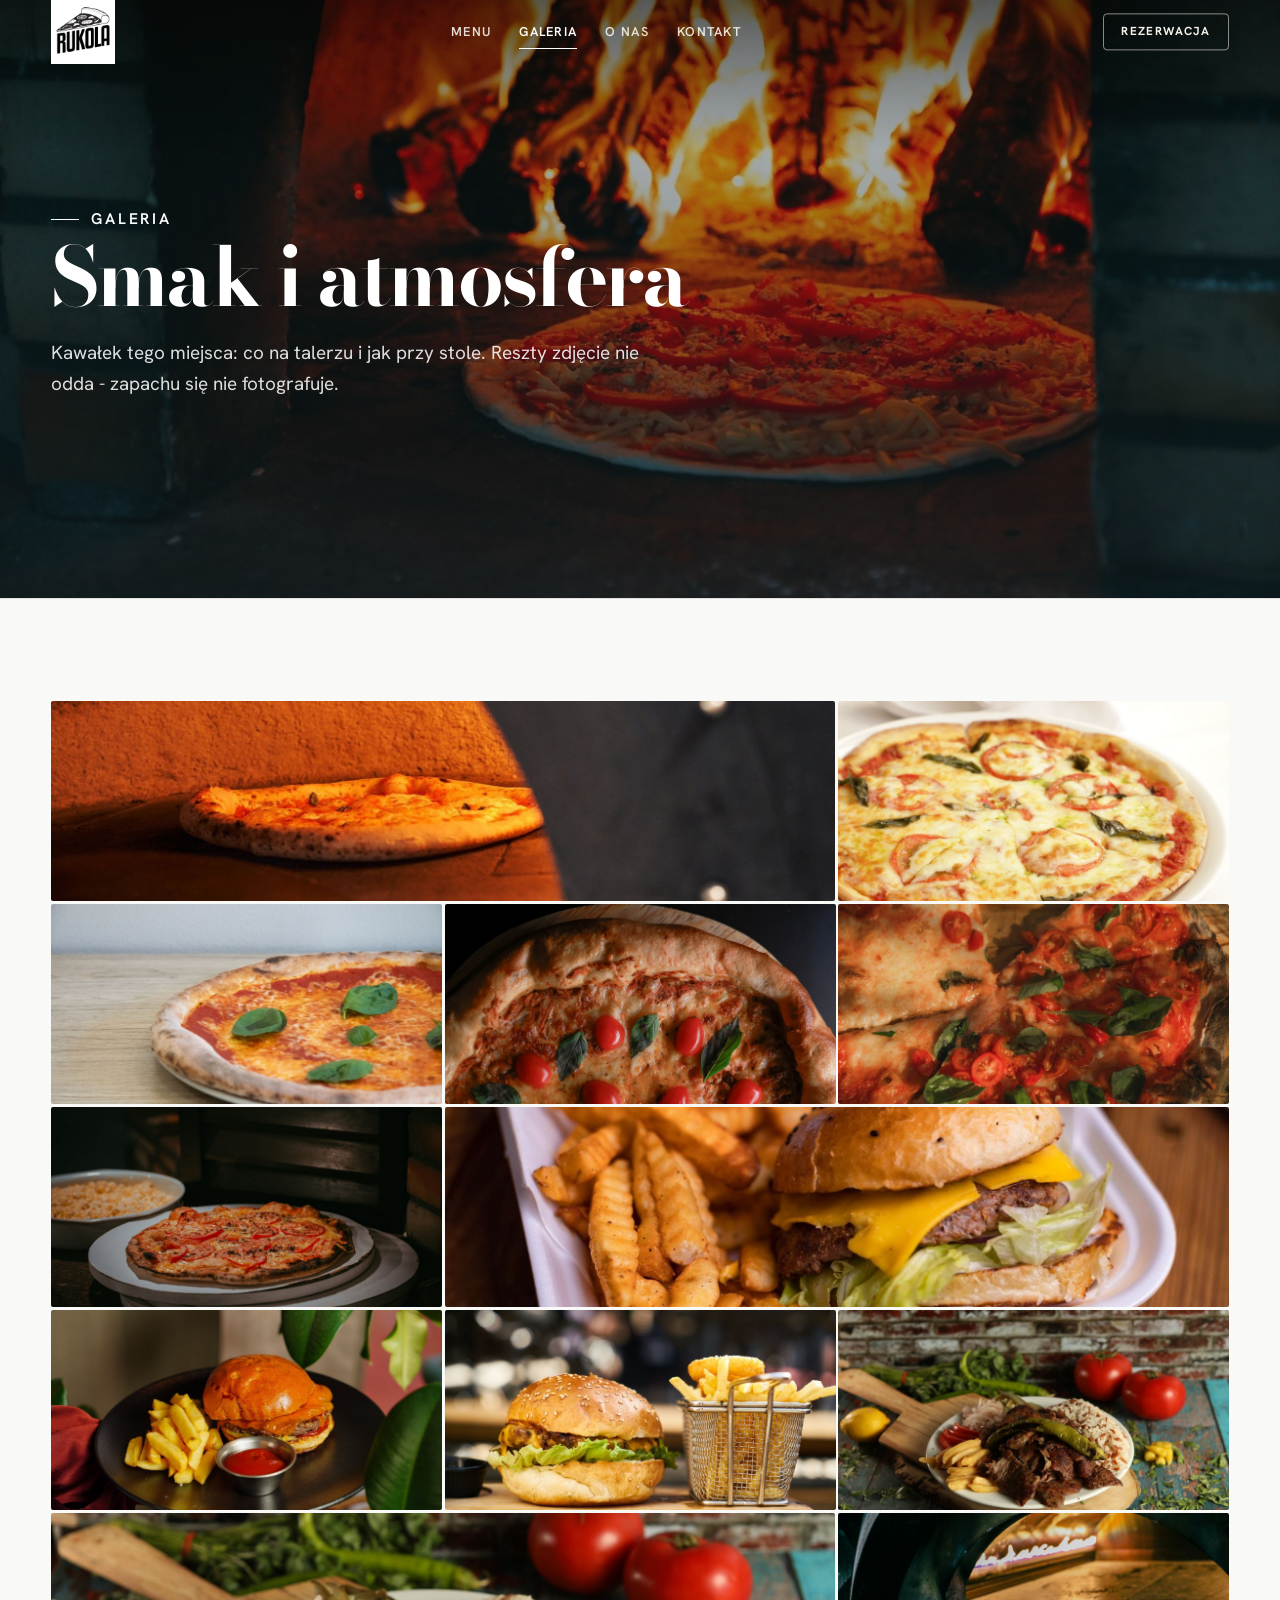
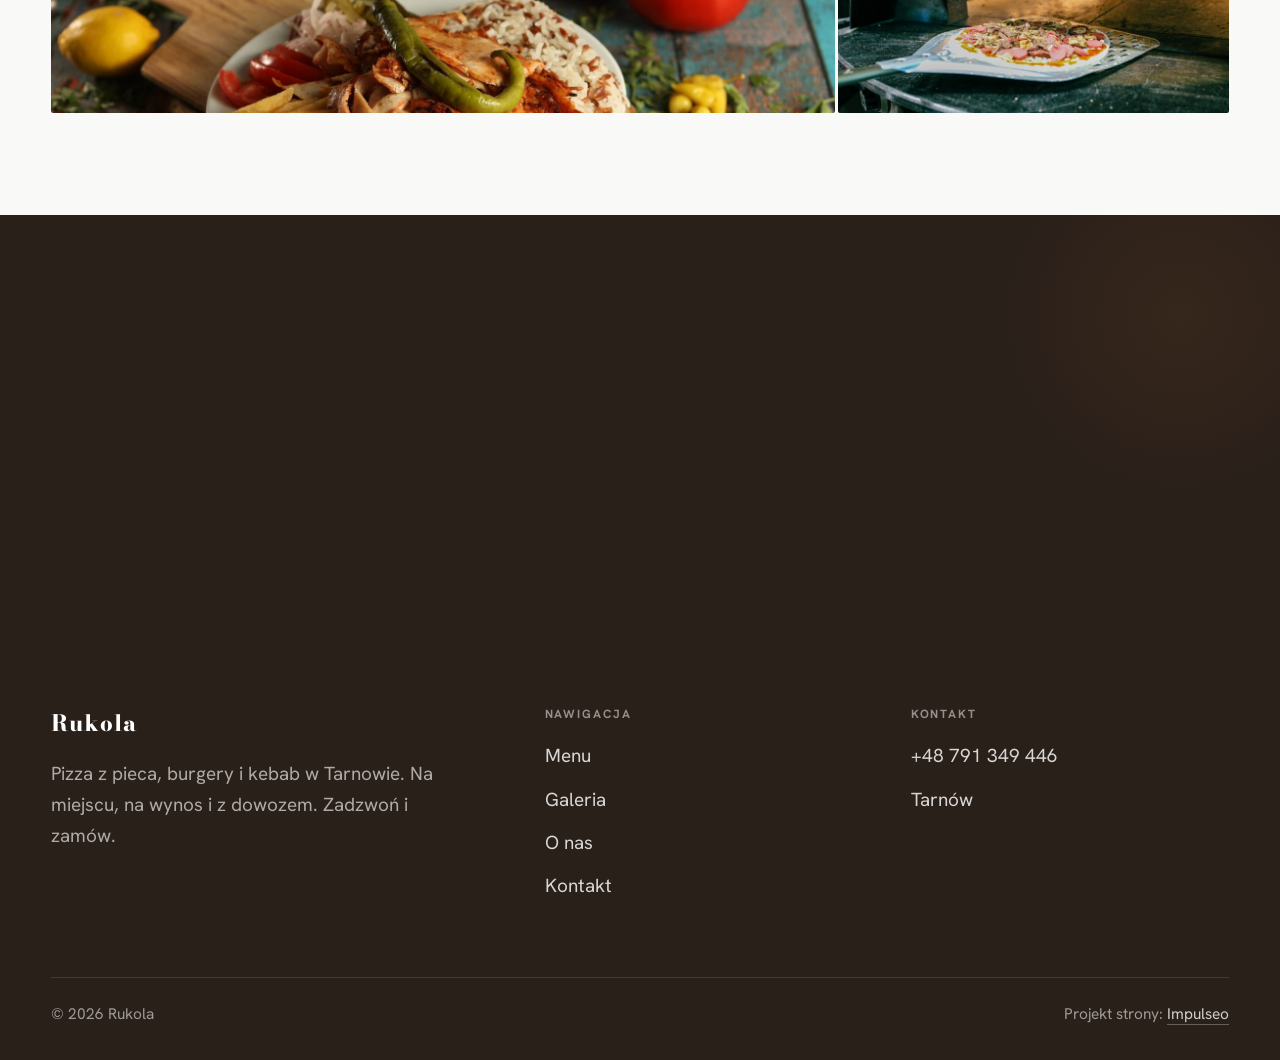
<file: realizacje.html>
<!DOCTYPE html>
<html lang="pl">
<head>
<meta name="robots" content="noindex, nofollow">
<meta charset="UTF-8">
<meta name="viewport" content="width=device-width, initial-scale=1.0">
<title>Galeria - Rukola</title>
<meta name="description" content="Galeria Rukola: Prosto z kuchni, Danie z karty, Nasza sala, Przy stole, Coś na słodko">
<link rel="preconnect" href="https://fonts.googleapis.com">
<link rel="preconnect" href="https://fonts.gstatic.com" crossorigin>
<link href="https://fonts.googleapis.com/css2?family=Bodoni+Moda:wght@500;600;700&family=Hanken+Grotesk:wght@400;500;600&display=swap" rel="stylesheet">
<link rel="stylesheet" href="assets/styles.css">
</head>
<body>

<header class="nav">
  <div class="wrap nav-inner">
    <a class="brand brand-has-logo" href="index.html"><img class="brand-logo" src="img/logo.jpg" alt="Rukola"></a>
    <nav class="nav-links">
      <a href="oferta.html">Menu</a>
      <a href="realizacje.html" class="active">Galeria</a>
      <a href="o-nas.html">O nas</a>
      <a href="kontakt.html">Kontakt</a>
      <a href="kontakt.html" class="btn btn-accent">Rezerwacja</a>
    </nav>
    <button class="nav-toggle" aria-label="Menu"><span></span><span></span><span></span></button>
  </div>
</header>

<section class="pagehead">
  <img src="img/g7.jpg" alt="Rukola - Smak i atmosfera">
  <div class="wrap">
    <span class="eyebrow">Galeria</span>
    <h1>Smak i atmosfera</h1>
    <p>Kawałek tego miejsca: co na talerzu i jak przy stole. Reszty zdjęcie nie odda - zapachu się nie fotografuje.</p>
  </div>
</section>
<section>
  <div class="wrap">
    <div class="gallery">
      <div class="tile t-two3 reveal"><img src="img/g1.jpg" alt="Prosto z kuchni" loading="lazy"><div class="cap">Prosto z kuchni</div></div>
      <div class="tile t-third reveal"><img src="img/g2.jpg" alt="Danie z karty" loading="lazy"><div class="cap">Danie z karty</div></div>
      <div class="tile t-third reveal"><img src="img/g3.jpg" alt="Nasza sala" loading="lazy"><div class="cap">Nasza sala</div></div>
      <div class="tile t-third reveal"><img src="img/g4.jpg" alt="Przy stole" loading="lazy"><div class="cap">Przy stole</div></div>
      <div class="tile t-third reveal"><img src="img/g5.jpg" alt="Coś na słodko" loading="lazy"><div class="cap">Coś na słodko</div></div>
      <div class="tile t-third reveal"><img src="img/g6.jpg" alt="Wieczorem u nas" loading="lazy"><div class="cap">Wieczorem u nas</div></div>
      <div class="tile t-two3 reveal"><img src="img/g8.jpg" alt="Rukola" loading="lazy"></div>
      <div class="tile t-third reveal"><img src="img/g9.jpg" alt="Rukola" loading="lazy"></div>
      <div class="tile t-third reveal"><img src="img/g10.jpg" alt="Rukola" loading="lazy"></div>
      <div class="tile t-third reveal"><img src="img/g11.jpg" alt="Rukola" loading="lazy"></div>
      <div class="tile t-two3 reveal"><img src="img/g12.jpg" alt="Rukola" loading="lazy"></div>
      <div class="tile t-third reveal"><img src="img/g13.jpg" alt="Rukola" loading="lazy"></div>
    </div>
  </div>
</section>
<section class="cta">
  <div class="wrap">
    <div class="reveal">
      <span class="eyebrow">Zapraszamy</span>
      <h2>Głodny? Najlepiej spróbować na miejscu.</h2>
      <p>Wpadnij na pizzę albo kebab, albo zamów z dowozem do domu.</p>
    </div>
    <div class="cta-actions reveal">
      <a href="kontakt.html" class="btn btn-light">Zarezerwuj stolik <span class="arr">→</span></a>
      <a href="tel:+48791349446" class="btn btn-ghost" style="color:#fff;border-color:rgba(255,255,255,.3)">+48 791 349 446</a>
    </div>
  </div>
</section>

<footer>
  <div class="wrap">
    <div class="foot-grid">
      <div class="foot-brand">
        <div class="name">Rukola</div>
        <p>Pizza z pieca, burgery i kebab w Tarnowie. Na miejscu, na wynos i z dowozem. Zadzwoń i zamów.</p>
      </div>
      <div class="foot-col">
        <h4>Nawigacja</h4>
        <a href="oferta.html">Menu</a>
        <a href="realizacje.html">Galeria</a>
        <a href="o-nas.html">O nas</a>
        <a href="kontakt.html">Kontakt</a>
      </div>
      <div class="foot-col">
        <h4>Kontakt</h4>
        <a href="tel:+48791349446">+48 791 349 446</a>
        <p>Tarnów</p>
      </div>
    </div>
    <div class="foot-bot">
      <span>© 2026 Rukola</span>
      <span>Projekt strony: <a class="foot-credit" href="https://impulseo.pl" target="_blank" rel="noopener">Impulseo</a></span>
    </div>
  </div>
</footer>
<div class="sticky-reserve"><a class="sr-book" href="kontakt.html">Zarezerwuj stolik</a><a class="sr-call" href="tel:+48791349446" aria-label="Zadzwoń"><svg class="ico-tel" width="16" height="16" viewBox="0 0 24 24" fill="none" aria-hidden="true"><path d="M6.6 10.8a15.5 15.5 0 0 0 6.6 6.6l2.2-2.2a1 1 0 0 1 1-.24 11.4 11.4 0 0 0 3.6.58 1 1 0 0 1 1 1V20a1 1 0 0 1-1 1A17 17 0 0 1 3 4a1 1 0 0 1 1-1h3.5a1 1 0 0 1 1 1c0 1.25.2 2.46.58 3.6a1 1 0 0 1-.25 1l-2.23 2.2Z" fill="currentColor"/></svg></a></div>

<script src="assets/main.js"></script>
</body>
</html>
</file>
<file: assets/styles.css>
/* ============================================================
   STOLBASZ — premium, architektoniczny B2B fit-out
   Jasna paleta, zero brązu. System wg premium-web-craft.
   Projekt strony: Impulseo (impulseo.pl)
   ============================================================ */

:root{
  /* PALETA — jasna, architektoniczna, chłodna */
  --paper:#FBF6EE;          /* główne tło */
  --paper-2:#F0E5D6;        /* sekcje alternatywne (chłodny jasny szary) */
  --paper-3:#F0E5D6;        /* delikatne wypełnienia */
  --ink:#2A201A;            /* tekst główny — chłodny grafit */
  --ink-soft:#4A3B2F;       /* nagłówki drugorzędne */
  --muted:#8C8175;          /* tekst poboczny */
  --line:rgba(42,32,26,.12);/* hairline */
  --accent:#B84A28;         /* stonowany petrol-slate — jedyny akcent */
  --accent-d:#97381C;
  --accent-soft:rgba(184,74,40,.10);
  --dark:#2A201A;           /* sekcje ciemne (stopka/CTA) */

  /* ODSTĘPY — skala 4/8 */
  --space-1:4px; --space-2:8px; --space-3:12px; --space-4:16px; --space-5:24px;
  --space-6:32px; --space-7:48px; --space-8:64px; --space-9:96px; --space-10:128px;

  /* TYPOGRAFIA — fluid clamp() (skala podbita 16.07.2026: większe, czytelniejsze litery — uwaga Adama) */
  --text-sm:clamp(.9rem,.87rem + .12vw,1rem);
  --text-base:clamp(1.08rem,1.04rem + .18vw,1.2rem);
  --text-lg:clamp(1.24rem,1.15rem + .34vw,1.44rem);
  --text-h3:clamp(1.34rem,1.22rem + .55vw,1.66rem);
  --text-h2:clamp(2.1rem,1.66rem + 2.1vw,3.1rem);
  --text-h1:clamp(2.9rem,2.1rem + 4vw,5.1rem);

  /* PROMIENIE — architektoniczne, raczej ostre */
  --r-sm:3px; --r-md:6px; --r-lg:10px;

  /* RUCH */
  --ease:cubic-bezier(.25,.46,.45,.94); --dur:.24s;

  /* CIENIE — miękkie, warstwowe */
  --sh-sm:0 1px 2px rgba(16,24,32,.04), 0 2px 8px rgba(16,24,32,.05);
  --sh-md:0 2px 6px rgba(16,24,32,.05), 0 12px 28px -8px rgba(16,24,32,.12);
  --sh-lg:0 6px 14px rgba(16,24,32,.07), 0 26px 56px -18px rgba(16,24,32,.22);

  --hairline:1px solid var(--line);

  --font-display:'Bodoni Moda',serif;
  --font-body:'Hanken Grotesk',sans-serif;
}

*{box-sizing:border-box;margin:0;padding:0}
html{scroll-behavior:smooth}
body{
  font-family:var(--font-body);
  font-size:var(--text-base);
  line-height:1.65;
  color:var(--ink);
  background:var(--paper);
  -webkit-font-smoothing:antialiased;
  text-rendering:optimizeLegibility;
}
img{max-width:100%;display:block}
a{color:inherit;text-decoration:none}

.wrap{width:min(92%,1180px);margin-inline:auto}
section{padding-block:clamp(52px,6.5vw,96px)}

h1,h2,h3{font-family:var(--font-display);font-weight:700;line-height:1.08;letter-spacing:-.02em;color:var(--ink)}
h1{font-size:var(--text-h1);letter-spacing:-.035em}
h2{font-size:var(--text-h2);letter-spacing:-.025em}
h3{font-size:var(--text-h3)}
p{max-width:65ch}

.eyebrow{
  font-family:var(--font-body);
  font-size:var(--text-sm);
  font-weight:600;
  letter-spacing:.18em;
  text-transform:uppercase;
  color:var(--accent);
  display:inline-flex;align-items:center;gap:var(--space-3);
}
.eyebrow::before{content:"";width:28px;height:1px;background:var(--accent);display:inline-block}

.muted{color:var(--muted)}
.lead{font-size:var(--text-lg);line-height:1.55;color:var(--ink-soft);max-width:50ch}

/* ---------- BUTTONS ---------- */
.btn{
  display:inline-flex;align-items:center;gap:var(--space-2);
  font-weight:600;font-size:var(--text-sm);letter-spacing:.02em;
  padding:var(--space-4) var(--space-6);
  border-radius:var(--r-sm);
  transition:transform var(--dur) var(--ease),box-shadow var(--dur) var(--ease),background var(--dur) var(--ease);
  cursor:pointer;border:1px solid transparent;
}
.btn-accent{background:var(--accent);color:#fff;box-shadow:var(--sh-sm)}
.btn-accent:hover{background:var(--accent-d);transform:translateY(-2px);box-shadow:var(--sh-md)}
.btn-accent:active{transform:translateY(0);box-shadow:var(--sh-sm)}
.btn-ghost{background:transparent;color:var(--ink);border-color:var(--line)}
.btn-ghost:hover{border-color:var(--accent);color:var(--accent);transform:translateY(-2px)}
.btn-light{background:#fff;color:var(--ink);box-shadow:var(--sh-sm)}
.btn-light:hover{transform:translateY(-2px);box-shadow:var(--sh-md)}
.btn .arr{transition:transform var(--dur) var(--ease)}
.btn:hover .arr{transform:translateX(4px)}

/* ---------- NAV ---------- */
.nav{
  position:sticky;top:0;z-index:50;
  background:color-mix(in srgb,var(--paper) 88%,transparent);
  backdrop-filter:saturate(140%) blur(10px);
  border-bottom:var(--hairline);
}
.nav-inner{display:flex;align-items:center;justify-content:space-between;height:72px}
.brand{display:flex;flex-direction:column;line-height:1}
.brand .name{font-family:var(--font-display);font-weight:800;font-size:1.35rem;letter-spacing:.04em}
.brand .sub{font-size:.62rem;letter-spacing:.34em;text-transform:uppercase;color:var(--muted);margin-top:5px}
.nav-links{display:flex;align-items:center;gap:var(--space-6)}
.nav-links a{font-size:var(--text-sm);font-weight:500;color:var(--ink-soft);position:relative;padding-block:4px;transition:color var(--dur) var(--ease)}
.nav-links a::after{content:"";position:absolute;left:0;bottom:0;width:0;height:1.5px;background:var(--accent);transition:width var(--dur) var(--ease)}
.nav-links a:hover,.nav-links a.active{color:var(--ink)}
.nav-links a:hover::after,.nav-links a.active::after{width:100%}
.nav-links .btn{padding:var(--space-2) var(--space-5)}
/* przyciski w nav: właściwy kolor (przebij .nav-links a) + bez podkreślenia */
.nav-links a.btn-accent{color:#fff}
.nav-links a.btn-ghost,.nav-links a.btn-light{color:var(--ink)}
.nav-links a.btn::after{display:none}
.nav-toggle{display:none;background:none;border:none;cursor:pointer;flex-direction:column;gap:5px;padding:8px}
.nav-toggle span{width:24px;height:2px;background:var(--ink);transition:var(--dur)}

/* ---------- HERO (split) ---------- */
.hero{position:relative;overflow:hidden;border-bottom:var(--hairline)}
.hero-grid{display:grid;grid-template-columns:1.05fr .95fr;gap:clamp(24px,4vw,60px);align-items:center;
  padding-block:clamp(36px,4.5vw,64px)}
.hero-copy .eyebrow{margin-bottom:var(--space-5)}
.hero-copy h1{margin-bottom:var(--space-5)}
.hero-copy .lead{margin-bottom:var(--space-7)}
.hero-actions{display:flex;flex-wrap:wrap;gap:var(--space-4)}
.hero-art{position:relative;aspect-ratio:4/3;border-radius:var(--r-lg);overflow:hidden;box-shadow:var(--sh-lg)}
.hero-art img{width:100%;height:100%;object-fit:cover}
.hero-art::after{content:"";position:absolute;inset:0;background:linear-gradient(180deg,transparent 55%,rgba(18,24,28,.28))}
.hero-badge{position:absolute;left:var(--space-5);bottom:var(--space-5);z-index:2;
  background:rgba(252,252,251,.94);backdrop-filter:blur(4px);
  border-radius:var(--r-md);padding:var(--space-4) var(--space-5);box-shadow:var(--sh-md);max-width:78%}
.hero-badge strong{display:block;font-family:var(--font-display);font-size:1rem;letter-spacing:-.01em}
.hero-badge span{font-size:var(--text-sm);color:var(--muted)}

/* ---------- HERO duży / kinowy (strona główna) ---------- */
.hero-cine{position:relative;min-height:clamp(560px,82vh,840px);min-height:clamp(560px,82svh,840px);display:flex;align-items:center;overflow:hidden;border-bottom:var(--hairline)}
.hero-cine>img{position:absolute;inset:0;width:100%;height:100%;object-fit:cover;z-index:0}
.hero-cine::after{content:"";position:absolute;inset:0;z-index:1;
  background:linear-gradient(95deg,rgba(13,18,23,.86) 0%,rgba(13,18,23,.64) 32%,rgba(13,18,23,.24) 62%,rgba(13,18,23,.04) 100%)}
.hero-cine .wrap{position:relative;z-index:2;padding-block:var(--space-8)}
.hero-cine .hero-copy{max-width:660px}
.hero-cine .eyebrow{color:#fff;margin-bottom:var(--space-5)}
.hero-cine .eyebrow::before{background:#fff}
.hero-cine h1{color:#fff;margin-bottom:var(--space-5);font-size:clamp(2.9rem,2rem + 4.4vw,5.2rem)}
.hero-cine .lead{color:rgba(255,255,255,.92);max-width:48ch;margin-bottom:var(--space-7)}
.hero-cine .hero-actions{display:flex;flex-wrap:wrap;gap:var(--space-4)}
@media(max-width:680px){
  .hero-cine{min-height:clamp(520px,76vh,640px);min-height:clamp(520px,76svh,640px);align-items:flex-end}
  .hero-cine::after{background:linear-gradient(0deg,rgba(13,18,23,.9) 6%,rgba(13,18,23,.45) 55%,rgba(13,18,23,.25) 100%)}
  .hero-cine .wrap{padding-bottom:var(--space-9)}
}

/* full-bleed hero variant (podstrony) */
.pagehead{position:relative;min-height:46vh;min-height:46svh;display:flex;align-items:flex-end;overflow:hidden;border-bottom:var(--hairline)}
.pagehead img{position:absolute;inset:0;width:100%;height:100%;object-fit:cover}
.pagehead::after{content:"";position:absolute;inset:0;background:linear-gradient(180deg,rgba(18,24,28,.25),rgba(18,24,28,.62))}
.pagehead .wrap{position:relative;z-index:2;padding-block:var(--space-9);color:#fff}
.pagehead h1{color:#fff;max-width:18ch}
.pagehead .eyebrow{color:#fff}
.pagehead .eyebrow::before{background:#fff}
.pagehead p{color:rgba(255,255,255,.86);margin-top:var(--space-4);max-width:54ch}

/* ---------- STRIP (pasek skrótów / liczby) ---------- */
.strip{background:var(--dark);color:#fff}
.strip .wrap{display:grid;grid-template-columns:repeat(4,1fr);gap:var(--space-6);padding-block:var(--space-8)}
.strip .item .k{font-family:var(--font-display);font-size:clamp(1.6rem,1.2rem + 1.4vw,2.4rem);font-weight:800;letter-spacing:-.02em;color:#fff}
.strip .item .v{font-size:var(--text-sm);color:rgba(255,255,255,.66);margin-top:var(--space-2);line-height:1.45}
.strip .item{border-left:2px solid var(--accent);padding-left:var(--space-5)}

/* ---------- SECTION HEAD ---------- */
.head{max-width:48rem;margin-bottom:var(--space-8)}
.head.center{margin-inline:auto;text-align:center}
.head .eyebrow{margin-bottom:var(--space-4)}
.head h2{margin-bottom:var(--space-4)}
.head p{color:var(--muted);font-size:var(--text-lg);line-height:1.55}
.head.center p{margin-inline:auto}

/* ---------- INTRO SPLIT ---------- */
.split{display:grid;grid-template-columns:.92fr 1.08fr;gap:clamp(28px,5vw,80px);align-items:center}
.split.rev{grid-template-columns:1.08fr .92fr}
.split.rev .split-art{order:-1}
.split-art{position:relative;aspect-ratio:5/4;border-radius:var(--r-lg);overflow:hidden;box-shadow:var(--sh-lg)}
.split-art img{width:100%;height:100%;object-fit:cover}
.split-copy h2{margin-bottom:var(--space-5)}
.split-copy p+p{margin-top:var(--space-4)}
.split-copy .btn{margin-top:var(--space-6)}

/* ---------- SERVICES (zakres) ---------- */
.svc-grid{display:grid;grid-template-columns:repeat(auto-fit,minmax(280px,1fr));gap:var(--space-5)}
.svc{background:#fff;border:var(--hairline);border-radius:var(--r-md);padding:var(--space-7) var(--space-6);
  transition:transform var(--dur) var(--ease),box-shadow var(--dur) var(--ease),border-color var(--dur) var(--ease);
  position:relative;overflow:hidden}
.svc::before{content:"";position:absolute;left:0;top:0;width:3px;height:0;background:var(--accent);transition:height var(--dur) var(--ease)}
.svc:hover{transform:translateY(-4px);box-shadow:var(--sh-md);border-color:transparent}
.svc:hover::before{height:100%}
.svc .ic{font-family:var(--font-display);font-size:.8rem;font-weight:700;letter-spacing:.12em;color:var(--accent);margin-bottom:var(--space-4)}
.svc h3{margin-bottom:var(--space-3);font-size:1.22rem}
.svc p{color:var(--muted);font-size:var(--text-base);line-height:1.6}

/* big detailed service rows */
.svc-row{display:grid;grid-template-columns:.8fr 1.2fr;gap:clamp(20px,4vw,60px);align-items:center;padding-block:var(--space-8)}
.svc-row+.svc-row{border-top:var(--hairline)}
.svc-row.rev{grid-template-columns:1.2fr .8fr}
.svc-row.rev .svc-row-art{order:-1}
.svc-row-art{aspect-ratio:4/3;border-radius:var(--r-md);overflow:hidden;box-shadow:var(--sh-md)}
.svc-row-art img{width:100%;height:100%;object-fit:cover}
.svc-row h3{font-size:1.5rem;margin-bottom:var(--space-4)}
.svc-row .num{font-family:var(--font-display);font-size:.85rem;font-weight:700;letter-spacing:.14em;color:var(--accent);display:block;margin-bottom:var(--space-3)}
.svc-row ul{list-style:none;margin-top:var(--space-4);display:flex;flex-direction:column;gap:var(--space-2)}
.svc-row li{position:relative;padding-left:var(--space-5);color:var(--muted);font-size:var(--text-base)}
.svc-row li::before{content:"";position:absolute;left:0;top:.62em;width:8px;height:1px;background:var(--accent)}

/* ---------- GALLERY (realizacje) ---------- */
.gallery{display:grid;grid-template-columns:repeat(12,1fr);gap:var(--space-4);grid-auto-rows:200px}
/* GALERIA MASONRY — pionowe zdjęcia (portrety beauty/wellness) bez przycinania: kolumny, height auto */
.gallery-masonry{column-count:3;column-gap:var(--space-4)}
@media(max-width:900px){.gallery-masonry{column-count:2}}
@media(max-width:560px){.gallery-masonry{column-count:1}}
.gallery-masonry .m-tile{break-inside:avoid;margin:0 0 var(--space-4);padding:0;position:relative;overflow:hidden;border-radius:var(--r-md);border:1px solid var(--line)}
.gallery-masonry .m-tile img{width:100%;height:auto;display:block}
.gallery-masonry .m-tile .cap{position:absolute;left:0;right:0;bottom:0;padding:var(--space-4);color:#fff;background:linear-gradient(0deg,rgba(0,0,0,.55),transparent);font-size:var(--text-sm)}
.gallery-masonry .m-tile .cap small{display:block;font-weight:400;opacity:.78;letter-spacing:.04em;text-transform:uppercase;font-size:.66rem;margin-top:3px}
.tile{position:relative;overflow:hidden;border-radius:var(--r-md);box-shadow:var(--sh-sm);
  transition:transform var(--dur) var(--ease),box-shadow var(--dur) var(--ease)}
.tile img{width:100%;height:100%;object-fit:cover;transition:transform .6s var(--ease)}
.tile:hover{box-shadow:var(--sh-md)}
.tile:hover img{transform:scale(1.05)}
.tile .cap{position:absolute;left:0;right:0;bottom:0;padding:var(--space-5) var(--space-4) var(--space-4);
  background:linear-gradient(transparent,rgba(18,24,28,.78));color:#fff;
  font-size:var(--text-sm);font-weight:600;letter-spacing:.01em;
  opacity:0;transform:translateY(8px);transition:var(--dur) var(--ease)}
.tile:hover .cap{opacity:1;transform:translateY(0)}
.tile .cap small{display:block;font-weight:400;opacity:.78;letter-spacing:.04em;text-transform:uppercase;font-size:.66rem;margin-top:3px}
/* bento spans */
.t-wide{grid-column:span 6}
.t-tall{grid-column:span 6;grid-row:span 2}
.t-std{grid-column:span 6}
.t-third{grid-column:span 4}
.t-two3{grid-column:span 8}

/* ---------- TRUST / WIARYGODNOŚĆ ---------- */
.trust{background:var(--paper-2)}
.trust-grid{display:grid;grid-template-columns:repeat(auto-fit,minmax(240px,1fr));gap:var(--space-5);margin-top:var(--space-7)}
.trust-card{background:#fff;border-radius:var(--r-md);padding:var(--space-7) var(--space-6);box-shadow:var(--sh-sm);border-top:3px solid var(--accent)}
.trust-card .big{font-family:var(--font-display);font-size:clamp(1.8rem,1.3rem + 1.6vw,2.6rem);font-weight:800;letter-spacing:-.02em;color:var(--ink);line-height:1}
.trust-card h3{font-size:1.12rem;margin:var(--space-3) 0 var(--space-2)}
.trust-card p{color:var(--muted);font-size:var(--text-base);line-height:1.55}

/* ---------- CTA band ---------- */
.cta{background:var(--dark);color:#fff;position:relative;overflow:hidden}
.cta .wrap{display:grid;grid-template-columns:1.4fr .6fr;gap:var(--space-7);align-items:center;position:relative;z-index:2}
.cta h2{color:#fff;max-width:20ch}
.cta p{color:rgba(255,255,255,.74);margin-top:var(--space-4)}
.cta-actions{display:flex;flex-direction:column;gap:var(--space-3);align-items:flex-start}
.cta::before{content:"";position:absolute;right:-80px;top:-80px;width:360px;height:360px;border-radius:50%;
  background:radial-gradient(circle,var(--accent-soft),transparent 70%)}

/* ---------- CONTACT ---------- */
.contact-grid{display:grid;grid-template-columns:.85fr 1.15fr;gap:clamp(28px,4vw,56px);align-items:start}
.info-list{display:flex;flex-direction:column;gap:var(--space-2)}
.info-row{display:flex;gap:var(--space-4);align-items:flex-start;padding-block:var(--space-4);border-bottom:var(--hairline)}
.info-row .ic{flex:none;width:42px;height:42px;display:grid;place-items:center;border-radius:50%;
  background:var(--accent-soft);color:var(--accent);font-size:1.05rem}
.info-row .lbl{font-size:.72rem;letter-spacing:.14em;text-transform:uppercase;color:var(--muted)}
.info-row .val{font-weight:600;font-size:var(--text-base);margin-top:2px}
.info-row a.val:hover{color:var(--accent)}
.map{border:none;border-radius:var(--r-lg);box-shadow:var(--sh-md);width:100%;height:100%;min-height:380px;filter:grayscale(.2) contrast(1.02)}
.form{background:#fff;border:var(--hairline);border-radius:var(--r-lg);padding:clamp(24px,3vw,40px);box-shadow:var(--sh-sm)}
.form .fld{margin-bottom:var(--space-5)}
.form label{display:block;font-size:var(--text-sm);font-weight:600;margin-bottom:var(--space-2)}
.form input,.form textarea{width:100%;font-family:inherit;font-size:var(--text-base);color:var(--ink);
  padding:var(--space-4);border:var(--hairline);border-radius:var(--r-sm);background:var(--paper);transition:border-color var(--dur)}
.form input:focus,.form textarea:focus{outline:none;border-color:var(--accent);background:#fff}
.form textarea{resize:vertical;min-height:120px}
.form .note{font-size:var(--text-sm);color:var(--muted);margin-top:var(--space-3)}

/* ---------- FOOTER ---------- */
footer{background:var(--dark);color:#fff;padding-block:var(--space-9) var(--space-6)}
.foot-grid{display:grid;grid-template-columns:1.4fr 1fr 1fr;gap:var(--space-7);margin-bottom:var(--space-8)}
.foot-brand .name{font-family:var(--font-display);font-weight:800;font-size:1.4rem;letter-spacing:.04em}
.foot-brand p{color:rgba(255,255,255,.62);margin-top:var(--space-4);font-size:var(--text-base);max-width:38ch}
.foot-col h4{font-size:.74rem;letter-spacing:.16em;text-transform:uppercase;color:rgba(255,255,255,.5);margin-bottom:var(--space-4)}
.foot-col a,.foot-col p{display:block;color:rgba(255,255,255,.82);font-size:var(--text-base);margin-bottom:var(--space-3)}
.foot-col a:hover{color:#fff}
.foot-bot{border-top:1px solid rgba(255,255,255,.12);padding-top:var(--space-5);display:flex;justify-content:space-between;flex-wrap:wrap;gap:var(--space-3);
  font-size:var(--text-sm);color:rgba(255,255,255,.55)}
.foot-bot a:hover{color:#fff}

/* ---------- REVEAL ---------- */
.reveal{opacity:0;transform:translateY(22px);transition:opacity .6s var(--ease),transform .6s var(--ease)}
.reveal.in{opacity:1;transform:none}

/* ---------- RESPONSIVE ---------- */
@media(max-width:920px){
  .hero-grid,.split,.split.rev,.svc-row,.svc-row.rev,.cta .wrap,.contact-grid,.foot-grid{grid-template-columns:1fr}
  .split.rev .split-art,.svc-row.rev .svc-row-art{order:0}
  .hero-art{aspect-ratio:16/10;max-height:420px}
  .strip .wrap{grid-template-columns:repeat(2,1fr);gap:var(--space-7)}
  .gallery{grid-auto-rows:180px}
  .t-wide,.t-tall,.t-std,.t-third,.t-two3{grid-column:span 6}
  .t-tall{grid-row:span 1}
  .cta-actions{flex-direction:row;flex-wrap:wrap}
  .foot-grid{gap:var(--space-6)}
}
@media(max-width:680px){
  .nav-links{position:fixed;inset:72px 0 auto 0;background:var(--paper);flex-direction:column;align-items:stretch;
    gap:0;padding:var(--space-4) 6%;border-bottom:var(--hairline);box-shadow:var(--sh-md);
    transform:translateY(-120%);transition:transform var(--dur) var(--ease)}
  .nav-links.open{transform:translateY(0)}
  .nav-links a{padding-block:var(--space-4);border-bottom:var(--hairline)}
  .nav-links .btn{margin-top:var(--space-3);justify-content:center}
  .nav-toggle{display:flex}
  .strip .wrap{grid-template-columns:1fr}
  .gallery{grid-template-columns:repeat(6,1fr)}
  .foot-grid{grid-template-columns:1fr}
}
@media(prefers-reduced-motion:reduce){
  *{animation-duration:.01ms!important;transition:none!important}
  .reveal{opacity:1!important;transform:none!important}
  html{scroll-behavior:auto}
}

/* ============================================================
   PREMIUM LAYER — destylat deep-researchu branż (anty-AI, spokój).
   Zmienne STOLBASZ (--accent/--ink/--paper/--line/--dark). Ruch ledwo
   zauważalny, krzywa cubic-bezier(.16,.84,.44,1); prefers-reduced-motion
   pokryte blanketem wyżej. Karty hairline zamiast cieni = #1 sygnał „nie-AI".
   ============================================================ */

/* więcej oddechu między sekcjami (liderzy: 110-130px) */
section{padding-block:clamp(64px,8vw,128px)}

/* 1) Aksamitny reveal — dłuższa, miękka krzywa zamiast „skoku" */
.reveal{transition:opacity .9s cubic-bezier(.16,.84,.44,1),transform .9s cubic-bezier(.16,.84,.44,1);will-change:opacity,transform}
/* stagger TYLKO w galerii (tam pozycja = porządek dzieci) */
.gallery .reveal:nth-child(2){transition-delay:.07s}
.gallery .reveal:nth-child(3){transition-delay:.14s}
.gallery .reveal:nth-child(4){transition-delay:.21s}
.gallery .reveal:nth-child(5){transition-delay:.28s}
.gallery .reveal:nth-child(6){transition-delay:.35s}

/* 2) Hero STATYCZNY na .hero-cine — Ken Burns CAŁKIEM WYŁĄCZONY 26.06 (3. zgłoszenie Szymona).
   GENEZA: animowanie scale na <img> hero z teksturami (cegły/framugi) re-samplinguje obraz
   klatka po klatce → na części ekranów drobne drganie/shimmer = „heroshot się trzęsie".
   translateY usunięto wcześniej, scale-only + will-change/GPU NIE wystarczyły do GWARANCJI gładkości.
   Krzysztof zażądał pewności („make sure, że błąd się nie pojawi") > efekt. Zero animacji = 0% drgania.
   Delikatny zoom zostaje TYLKO w pełnoekranowych hero gastro/studio (hg-bg/hs-bg — tło, inny
   mechanizm, chwalone, nigdy nie zgłaszane). NIE wracać do KB na .hero-cine bez realnego testu
   na sprzęcie klienta — to ryzyko regresji „trzęsienia”. */
/* BEZPIECZNY "wow" na hero = jednorazowy FADE-IN (opacity), nie zoom.
   opacity nie dotyka bitmapy → gładkie na KAŻDYM zdjęciu/ekranie/GPU, zero ryzyka migotania.
   Geometryczny ruch (scale/translate) na .hero-cine jest ZAKAZANY (bramka pilnuje). */
@keyframes heroFade{from{opacity:0}to{opacity:1}}
.hero-cine>img{transform:none;animation:heroFade 1.1s ease-out both}

/* 3) Akcentowy hairline pod nagłówkiem sekcji, który „rysuje się" przy wejściu */
.head h2{position:relative;padding-bottom:18px}
.head h2::after{content:"";position:absolute;left:0;bottom:0;height:1px;width:0;background:var(--accent);transition:width 1s cubic-bezier(.16,.84,.44,1) .15s}
.head.center h2::after{left:50%;transform:translateX(-50%)}
.head.reveal.in h2::after,.head.center.reveal.in h2::after{width:54px}

/* 4) Karty HAIRLINE zamiast cieni/zaokrągleń (najmocniejszy anty-AI detal) */
.svc{background:transparent;border:1px solid var(--line);border-radius:var(--r-sm);box-shadow:none}
.svc:hover{box-shadow:none;border-color:var(--accent);transform:translateY(-3px)}
.trust-card{background:transparent;box-shadow:none;border:1px solid var(--line);border-top:2px solid var(--accent);border-radius:var(--r-sm)}
.tile{box-shadow:none;border-radius:var(--r-sm)}
.tile:hover{box-shadow:none}

/* 5) Sticky-nav kondensuje się po przewinięciu (sygnał dopracowania) */
.nav{transition:box-shadow .4s ease,background .4s ease}
.nav.is-stuck{box-shadow:0 1px 0 var(--line),0 14px 30px -24px rgba(0,0,0,.45)}
.nav-inner{transition:height .35s var(--ease)}
.nav.is-stuck .nav-inner{height:60px}

/* 6) MANIFESTO — pełnoekranowy cytat-bohater (zastępuje generyczne „Dlaczego my") */
.manifesto{background:var(--paper-2);text-align:center}
.manifesto .wrap{max-width:60rem}
.manifesto p{font-family:var(--font-display);font-style:italic;font-size:clamp(1.6rem,1rem + 2.4vw,2.8rem);line-height:1.32;color:var(--ink-soft);margin-inline:auto;max-width:26ch;position:relative;padding-top:var(--space-8)}
.manifesto p::before{content:"";position:absolute;top:0;left:50%;transform:translateX(-50%);width:54px;height:1px;background:var(--accent)}
.manifesto p span{color:var(--accent);font-style:italic}

/* 7) GATEWAYS — 3 duże bramy-zdjęcia (zamiast paska menu usług) */
.gateways{display:grid;grid-template-columns:repeat(3,1fr);gap:var(--space-4)}
.gateway{position:relative;aspect-ratio:3/4;overflow:hidden;border-radius:var(--r-sm);display:block}
.gateway img{width:100%;height:100%;object-fit:cover;transition:transform .8s var(--ease),filter .5s var(--ease)}
.gateway::after{content:"";position:absolute;inset:0;background:linear-gradient(180deg,transparent 38%,rgba(18,24,28,.74))}
.gateway:hover img{transform:scale(1.05);filter:brightness(1.05)}
.gateway .g-ttl{position:absolute;left:0;right:0;bottom:0;z-index:2;padding:var(--space-6) var(--space-5);color:#fff;font-family:var(--font-display);font-size:1.45rem;letter-spacing:-.01em;line-height:1.15}
.gateway .g-ttl small{display:block;font-family:var(--font-body);font-size:var(--text-sm);font-weight:400;opacity:.82;letter-spacing:.03em;margin-top:5px}
@media(max-width:760px){.gateways{grid-template-columns:1fr}.gateway{aspect-ratio:16/10}}

/* 8) LOGO klienta w nagłówku (gdy podane --logo) */
/* 52px domyślnie (feedback Bartka 06.07.2026: 40px ginęło, uwaga padła 3x; ~56px sprawdzone na żywym demie anna-borowiec-makeup) */
.brand-logo{height:64px;width:auto;max-width:300px;object-fit:contain;display:block}
.nav.is-stuck .brand-logo{height:52px}
@media(max-width:680px){.brand-logo{height:46px;max-width:210px}}


/* === RWD: nagłówki na wąskich ekranach (dodane 17.07.2026 razem z fixem clamp) ===
   Po przywróceniu działania clamp() dolna granica --text-h1 (2.9rem) rozpychała
   dokument przy długich polskich słowach na telefonach. Tu ją zjeżdżamy. */
@media (max-width:560px){
  :root{
    --text-h1:clamp(1.9rem, 1.15rem + 4.4vw, 2.7rem);
    --text-h2:clamp(1.5rem, 1rem + 3vw, 2.1rem);
  }
  .hero-cine h1{font-size:clamp(1.9rem, 1.15rem + 4.4vw, 2.7rem)}
  h1,h2{overflow-wrap:break-word}
}

/* GODZINY (godziny_grid z briefu) — dzień po lewej, godziny po prawej. Wcześniej BRAK stylu
   powodował sklejenie "Poniedziałek-Piątek8:00-20:00" (dodane 2026-07-21). Neutralne dla dem bez grafiku. */
.godz{display:flex;flex-direction:column;gap:2px;max-width:440px;margin-top:8px}
.godz-row{display:flex;justify-content:space-between;align-items:baseline;gap:24px;padding:10px 0;border-bottom:1px solid var(--line)}
.godz-row:last-child{border-bottom:0}
.godz-row b{font-weight:600;color:var(--ink)}
.godz-row span{color:var(--muted);white-space:nowrap}

/* === rodzina: gastro === */
/* ============================================================
   RODZINA: GASTRO (restauracja / kawiarnia / bar / pizzeria)
   Doklejane NA WIERZCH base.css. Dziedziczy paletę/fonty skórki gastro (Bodoni Moda + terakota).
   Filozofia: APETYT + REZERWACJA STOLIKA (nie zaufanie/wycena jak u fachowca).
   Menu = kategorie BEZ zmyślonych dań/cen (uczciwość); godziny tylko z reconu.
   ============================================================ */

/* --- Galeria atmosfery: gutterless, ostre rogi (food/wnętrze, nie "dokumentacja") --- */
.gallery{gap:3px}
.tile{border-radius:2px;box-shadow:none}
.tile:hover{box-shadow:none}

/* --- MENU: kategorie (nazwa serif + opis, hairline) - BEZ wymyslonych dań i cen --- */
.menu-sec{background:var(--paper-2)}
.menu-cats{display:grid;grid-template-columns:repeat(2,1fr);gap:var(--space-7) var(--space-8);max-width:62rem;margin:0 auto}
.menu-cat{border-top:1px solid var(--accent);padding-top:var(--space-4)}
.menu-cat h3{font-family:var(--font-display);font-size:1.35rem;letter-spacing:.02em;margin-bottom:var(--space-3)}
.menu-cat p{color:var(--muted);font-size:var(--text-base);line-height:1.6}
.menu-note{text-align:center;color:var(--muted);font-size:var(--text-sm);margin-top:var(--space-8);max-width:50ch;margin-inline:auto}
@media(max-width:760px){.menu-cats{grid-template-columns:1fr;gap:var(--space-6)}}

/* --- KARTA GODZIN (renderowana tylko z realnych danych) --- */
.godz{max-width:30rem}
.godz-row{display:flex;justify-content:space-between;gap:var(--space-5);border-bottom:1px solid var(--line);padding-block:var(--space-3)}
.godz-row b{font-weight:600;color:var(--ink)}
.godz-row span{color:var(--muted)}

/* --- STICKY-RESERVE: dolny pasek mobile (gastro-odpowiednik sticky-call) --- */
.sticky-reserve{display:none}
@media(max-width:820px){
  .sticky-reserve{display:grid;grid-template-columns:1fr auto;gap:1px;position:fixed;left:0;right:0;bottom:0;z-index:90;
    background:var(--line);box-shadow:0 -6px 20px -10px rgba(0,0,0,.4)}
  .sticky-reserve a{padding:15px 8px;text-align:center;font-weight:700;font-size:.95rem;letter-spacing:.01em}
  .sr-book{background:var(--accent);color:#fff}
  .sr-call{background:var(--paper);color:var(--ink);padding-inline:22px}
  body{padding-bottom:56px}
}

/* ============================================================
   FAZA 3 - OSOBNY UKŁAD GASTRO (wzór: topowe restauracje - Noma/Disfrutar/Septime/Alchemist; research wf_c20bffea).
   Hero MINIMALNY: samo pełnoekranowe zdjęcie + 1 krótka linijka w DOLNYM-LEWYM rogu. Reszta = oddech.
   Nazwa pada RAZ - jako logo w navie, NIGDY dublowana wielkim tytułem (to #1 tell taniej strony).
   Nav: logo z LEWEJ (split), przezroczysty nad zdjęciem, lity po scrollu. CTA "Rezerwacja" = obrys w navie, nie guzik na środku.
   ============================================================ */
.hero-gastro{position:relative;height:100vh;height:100svh;min-height:560px;display:flex;align-items:flex-end;overflow:hidden;isolation:isolate}
.hero-gastro .hg-bg{position:absolute;inset:0;width:100%;height:100%;object-fit:cover;z-index:-2;animation:hgKen 28s ease-out infinite alternate}
@keyframes hgKen{from{transform:scale(1.05)}to{transform:scale(1.13)}}
/* overlay: ciemny TYLKO u dołu (pod linijkę), góra/środek zdjęcia oddychają */
.hero-gastro .hg-veil{position:absolute;inset:0;z-index:-1;
  background:linear-gradient(180deg,rgba(8,6,4,0) 0%,rgba(8,6,4,0) 52%,rgba(8,6,4,.68) 100%)}
.hg-tagline{position:relative;z-index:2;margin:0 0 clamp(2.6rem,7vh,5rem) clamp(1.4rem,5vw,4rem);
  font-family:var(--font-display);font-style:normal;font-weight:600;
  font-size:clamp(2.1rem,5.2vw,4rem);line-height:1.08;letter-spacing:.005em;
  color:#f5f1ea;max-width:24ch;text-shadow:0 2px 18px rgba(0,0,0,.5)}
.hg-since{font-family:var(--font-display);font-weight:500;font-size:.62em;letter-spacing:.01em;
  color:rgba(245,241,234,.86);white-space:nowrap}
@media(max-width:640px){.hg-tagline{font-size:clamp(2rem,8vw,2.6rem);margin-bottom:clamp(2rem,9vh,3.4rem)}}

/* ============================================================
   NAWIGACJA GASTRO - styl NOBU (research wf_d6d990de + wf_a8c0864c, żywy kod noburestaurants.com).
   3 strefy, STAŁA wysokość 64px (jak Nobu). JEDEN kontroler gastro.js steruje stanami kierunkowo:
   .nav-hidden (chowanie w dół) + .nav-solid (lity krem przy scrollu w górę). Histereza = brak migania.
   is-stuck (base.js, twardy próg 24px) NEUTRALIZOWANE wizualnie - inaczej base walczyło z gastro i krem migał przy górze.
   ============================================================ */
.nav{position:fixed;left:0;right:0;background:transparent;backdrop-filter:none;border-bottom:1px solid transparent;z-index:100;
  transition:transform .35s var(--ease),background .35s ease,box-shadow .35s ease}
.nav.nav-hidden{transform:translateY(-100%)}
/* NEUTRALIZACJA base is-stuck dla gastro (gastro.js używa nav-solid; base.js dalej rusza is-stuck, ale bez efektu wizualnego) */
.nav.is-stuck{background:transparent;box-shadow:none;border-bottom-color:transparent}
.nav.is-stuck .nav-inner{height:64px}
/* SCRIM: ciemny gradient pod navem -> biały tekst czytelny nad zdjęciem; znika gdy nav lity */
.nav::after{content:"";position:absolute;left:0;right:0;top:0;height:150px;z-index:-1;pointer-events:none;
  transition:opacity .35s ease;background:linear-gradient(180deg,rgba(8,6,4,.55) 0%,rgba(8,6,4,0) 100%)}
.nav.nav-solid::after{opacity:0}
/* WORDMARK: nazwa Bodoni wersaliki + miasto obok (kreska akcentu) */
.nav .brand{flex-direction:row;align-items:baseline;gap:.6rem;line-height:1}
.nav .brand .name{color:#f5f1ea;font-family:var(--font-display);font-weight:600;font-size:1.5rem;text-transform:uppercase;letter-spacing:.14em}
.nav .brand .sub{margin-top:0;padding-left:.65rem;border-left:1px solid currentColor;
  font-size:.66rem;font-weight:600;letter-spacing:.22em;text-transform:uppercase;color:rgba(245,241,234,.82)}
/* LINKI: sans wersaliki, cienki animowany underline */
.nav .nav-links a{color:rgba(245,241,234,.9);font-size:.8rem;font-weight:600;text-transform:uppercase;letter-spacing:.1em;padding-block:6px}
.nav .nav-links a:hover,.nav .nav-links a.active{color:#fff}
.nav .nav-links a::after{background:#fff;height:1px}
.nav .nav-toggle span{background:#f5f1ea}
/* CTA "Rezerwacja": bazowo pełna terakota (czytelna na kremowym menu mobilnym) */
.nav .nav-links a.btn-accent{font-size:.73rem;font-weight:700;text-transform:uppercase;letter-spacing:.12em;
  padding:.5rem 1.1rem;border-radius:4px;border:1px solid var(--accent);background:var(--accent);color:#fff;box-shadow:none}
.nav .nav-links a.btn-accent:hover{transform:none;box-shadow:none}
/* STAN LITY (nav-solid - gastro.js dodaje przy scrollu w GÓRĘ): krem + ciemny tekst + terakota */
.nav.nav-solid{background:color-mix(in srgb,var(--paper) 94%,transparent);backdrop-filter:saturate(140%) blur(10px);border-bottom:var(--hairline)}
.nav.nav-solid .brand .name{color:var(--ink)}
.nav.nav-solid .brand .sub{color:var(--accent)}
.nav.nav-solid .nav-links a{color:var(--ink-soft)}
.nav.nav-solid .nav-links a:hover,.nav.nav-solid .nav-links a.active{color:var(--ink)}
.nav.nav-solid .nav-links a::after{background:var(--accent)}
.nav.nav-solid .nav-toggle span{background:var(--ink)}
/* chowany nav ZAWSZE przezroczysty (nie mignie kremem zjeżdżając w górę) */
.nav.nav-solid.nav-hidden{background:transparent;box-shadow:none;border-bottom-color:transparent}
/* ===== DESKTOP (>=681px): 3 strefy, STAŁA wysokość 64px ===== */
@media(min-width:681px){
  .nav .nav-inner{position:relative;height:64px}
  .nav .nav-links{flex:1;justify-content:center;gap:clamp(1rem,2.2vw,1.9rem);padding-right:9.5rem}
  .nav .nav-links a.btn-accent{position:absolute;right:0;top:50%;transform:translateY(-50%);margin:0}
  .nav:not(.nav-solid) .nav-links a.btn-accent{background:transparent;border-color:rgba(245,241,234,.55);color:#f5f1ea}
  .nav:not(.nav-solid) .nav-links a.btn-accent:hover{background:var(--accent);border-color:var(--accent);color:#fff;transform:translateY(-50%)}
}
/* ===== MOBILE (<=680px): dropdown na kremie - ciemny tekst, pełne CTA (fix kontrastu) ===== */
@media(max-width:680px){
  .nav .nav-links{background:var(--paper)}
  .nav .nav-links a{color:var(--ink-soft)}
  .nav .nav-links a:hover,.nav .nav-links a.active{color:var(--ink)}
  .nav .nav-links a.btn-accent{background:var(--accent);border-color:var(--accent);color:#fff}
  /* zamknięty dropdown w pełni schowany (base -120% przy krótkim menu zostawiał terakotowe CTA wystające górą) */
  .nav .nav-links:not(.open){transform:translateY(-160%);visibility:hidden}
  .nav .nav-links.open{visibility:visible}
  /* brand mniejszy + bez miasta (jak Nobu na telefonie = sama nazwa) - żeby nie wypychał hamburgera */
  .nav .brand .name{font-size:1.12rem;letter-spacing:.1em}
  .nav .brand .sub{display:none}
  .nav .nav-toggle{flex:0 0 auto}
  .nav .brand{min-width:0;overflow:hidden}
}

/* === PAKIET ZAUFANIA (audyt 02.07): dyskretna plakietka oceny w rogu hero + karty realnych opinii === */
.hg-rate{position:absolute;right:clamp(1.4rem,5vw,4rem);bottom:clamp(2.6rem,7vh,5rem);z-index:2;margin:0;
  font-size:.92rem;font-weight:600;letter-spacing:.02em;color:#f5f1ea;white-space:nowrap;
  background:rgba(8,6,4,.5);border:1px solid rgba(245,241,234,.28);border-radius:999px;padding:.5rem 1.05rem}
@media(max-width:640px){.hg-rate{right:1rem;bottom:.9rem;font-size:.8rem;padding:.4rem .8rem}}
.opinie{background:var(--cream-2,var(--paper))}
.opinie-grid{display:grid;grid-template-columns:repeat(auto-fit,minmax(16rem,1fr));gap:var(--space-6);margin-top:var(--space-8)}
.op-card{margin:0;background:var(--paper);border:1px solid var(--line);border-radius:var(--r-md);padding:var(--space-6);display:flex;flex-direction:column;gap:var(--space-3)}
.op-star{color:var(--accent-d,var(--accent));letter-spacing:.1em;font-size:.95rem}
.op-card blockquote{margin:0;color:var(--ink-soft);font-size:var(--text-base);line-height:1.6}
.op-autor{font-family:var(--font-display);font-weight:700;color:var(--ink);font-size:.95rem}

/* === auto-paleta ze zdjęć klienta (dopasowanie do estetyki socials) === */
:root{--accent:#A35F26;--accent-d:#7E4719;--accent-soft:rgba(163,95,38,0.10);--paper:#F9F9F8;--paper-2:#EFEEED;--paper-3:#E8E7E5;}


/* ====== IMPULSEO-FIX-20260731 ======================================================
   1) PODPIS w stopce jest teraz linkiem do impulseo.pl - ma być widocznie klikalny.
   2) ŻYWY NAGŁÓWEK: warstwa przenikających kadrów (.mt-hero-layer) miała z-index:1, więc
      lądowała NAD przyciemnieniem hero, a w rodzinie „fachowcy" nawet nad panelem z tekstem
      (.hf-panel nie miał własnego z-index). Efekt: przy zmianie zdjęcia napis znikał i wracał.
      Teraz warstwa idzie tam, gdzie zdjęcie tła (z-index:-2), a treść nagłówka dostaje twardy
      z-index:3. Zmieniają się WYŁĄCZNIE zdjęcia w tle - napis stoi nieruchomo.
      (hero-cine celowo pominięte: tam img ma z-index:0 i układ był poprawny.) */
.foot-bot a.foot-credit{color:rgba(255,255,255,.78);text-decoration:none;border-bottom:1px solid rgba(255,255,255,.28)}
.foot-bot a.foot-credit:hover{color:#fff;border-bottom-color:#fff}
.hero-fach > img.mt-hero-layer,.hero-gastro > img.mt-hero-layer,.hero-auto > img.mt-hero-layer,
.hero-dom > img.mt-hero-layer,.hero-studio > img.mt-hero-layer{z-index:-2}
.hf-panel,.hf-inner,.hd-panel,.hk-panel,.ha-inner,.hs-inner,.hg-inner{position:relative;z-index:3}
/* ====== koniec IMPULSEO-FIX-20260731 ====== */
</file>
